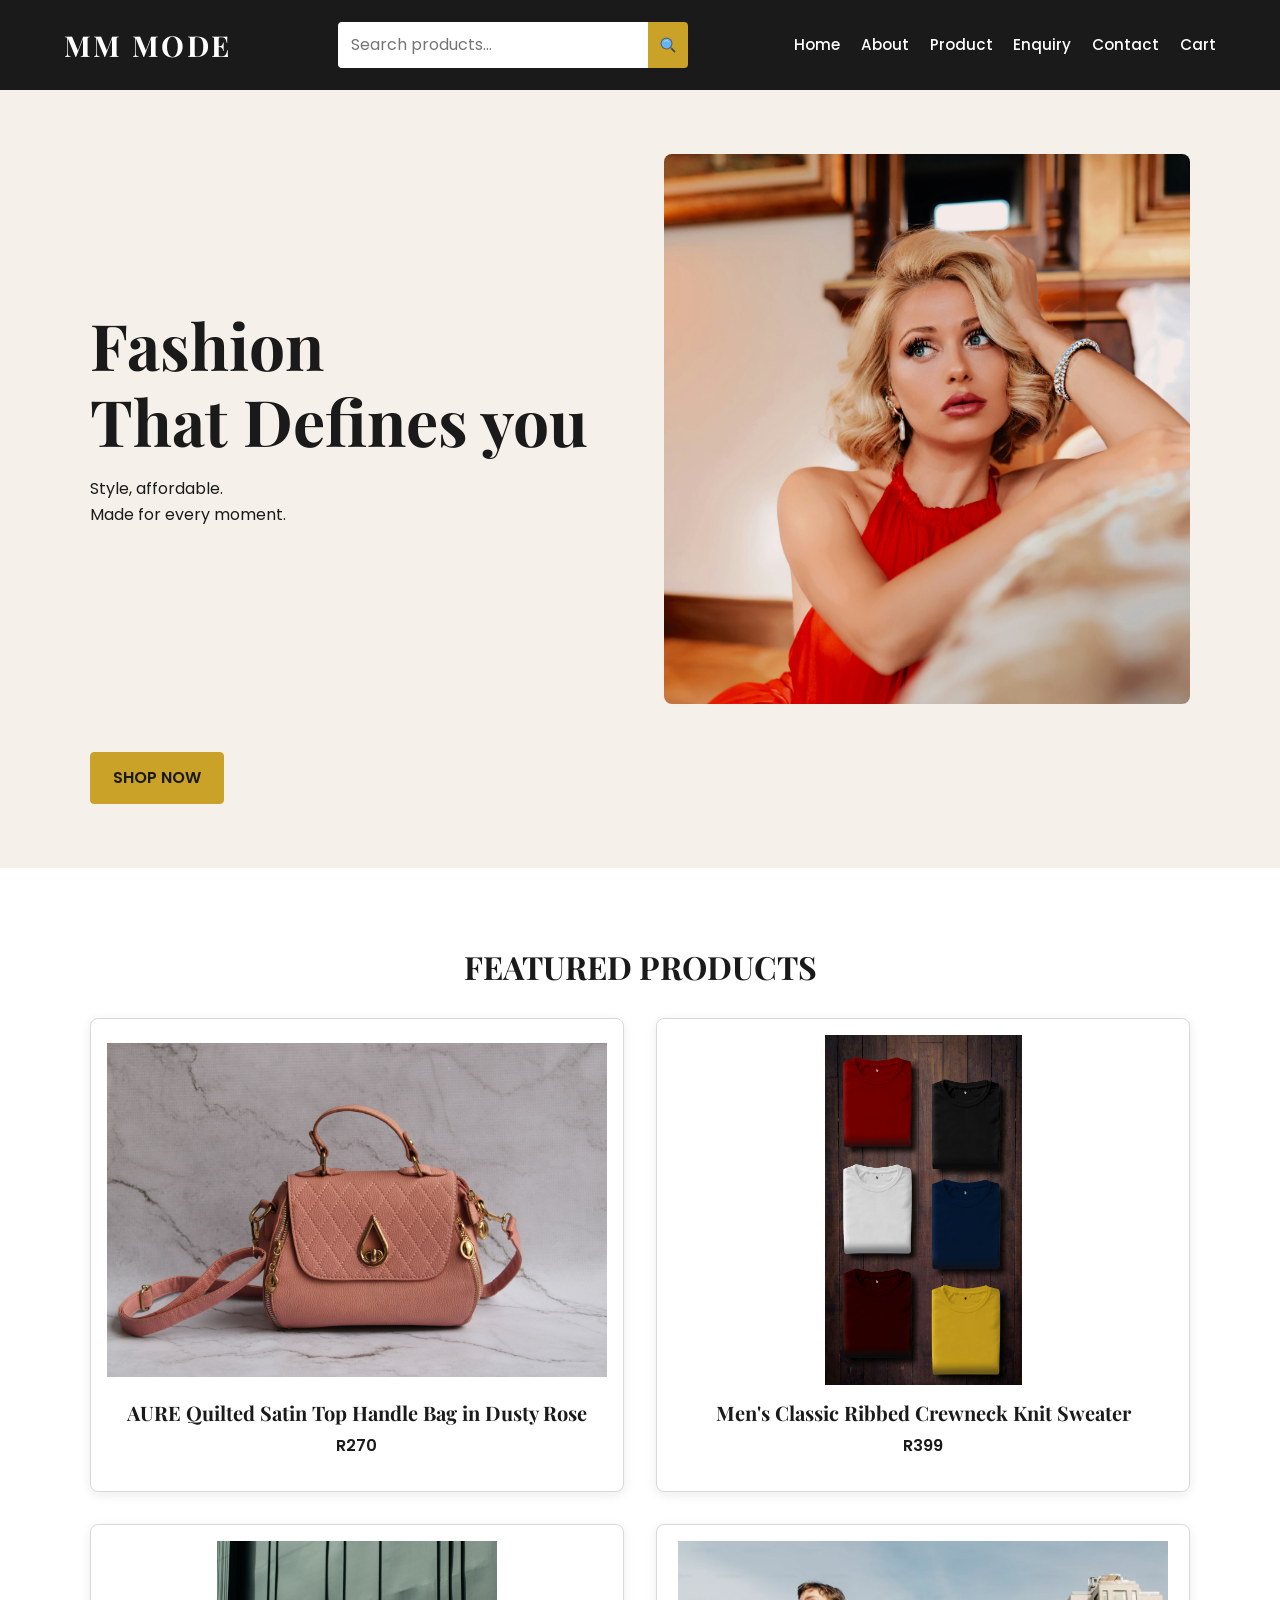
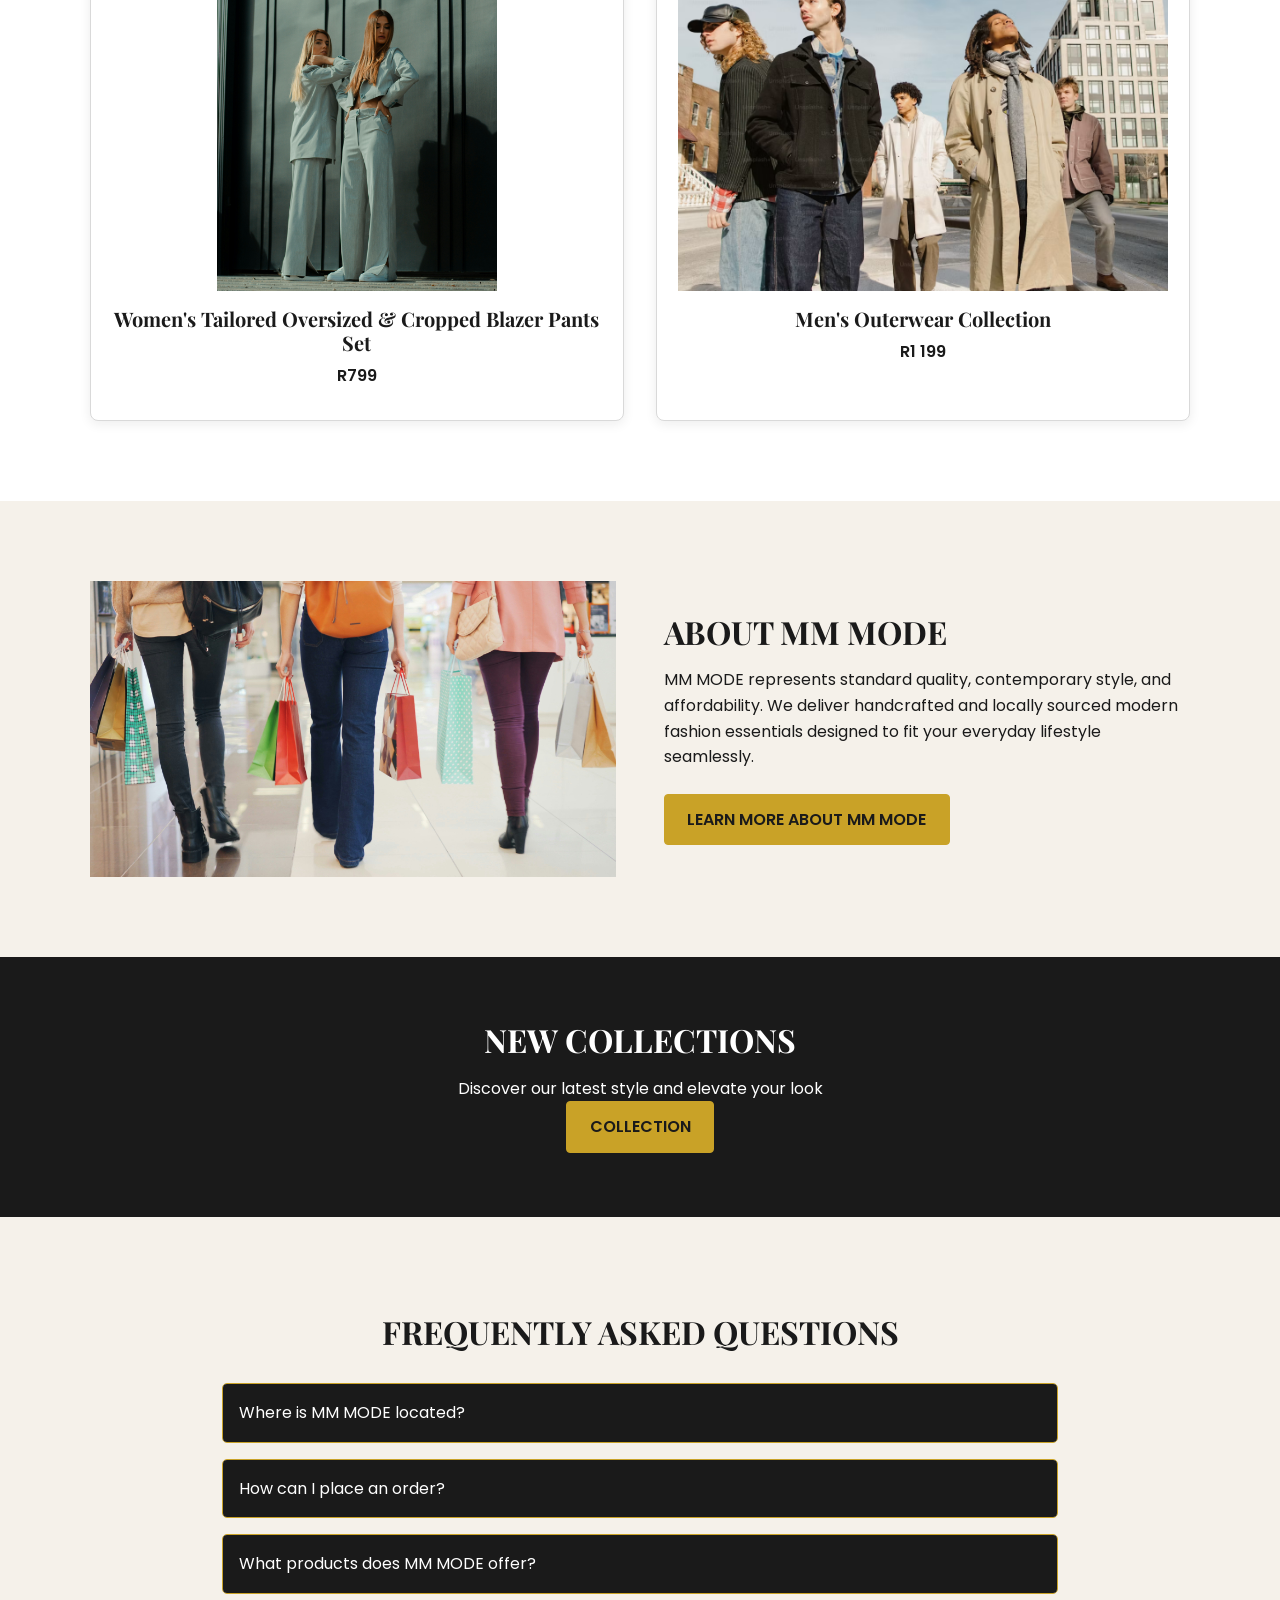
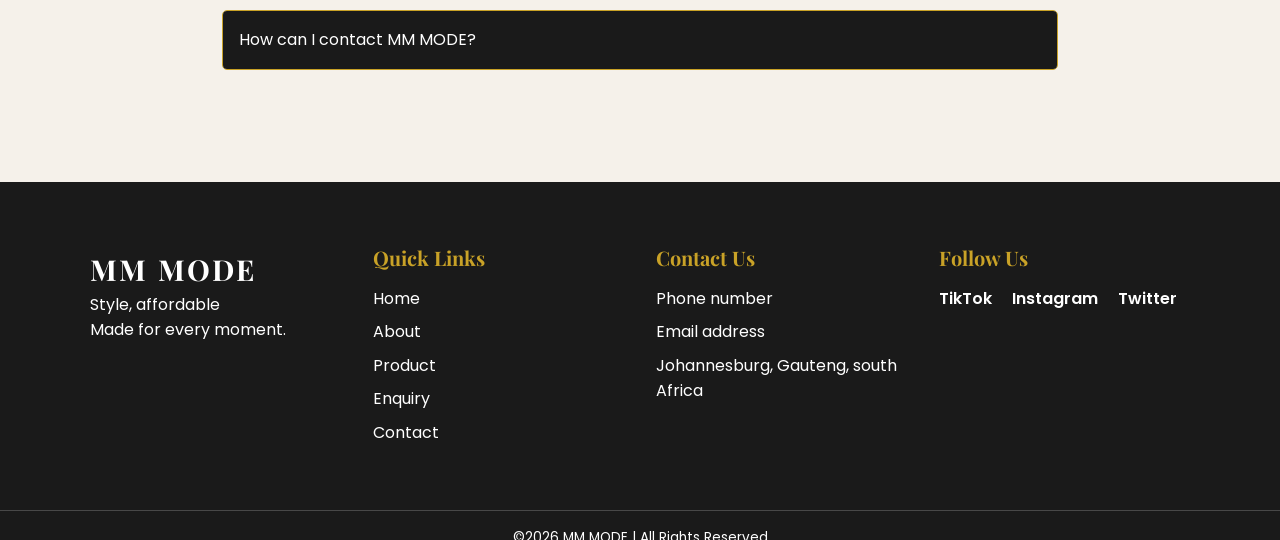
<file: index.html>
<!DOCTYPE html>
<html lang="en">
<head>
    <meta charset="UTF-8">
    <meta name="viewport" content="width=device-width, initial-scale=1.0">
    <meta http-equiv="refresh" content="0; url=html/index.html">
    <title>MM MODE - Fashion Website</title>
</head>
<body>
    <p>Redirecting to <a href="html/index.html">MM MODE</a>...</p>
</body>
</html>
</file>
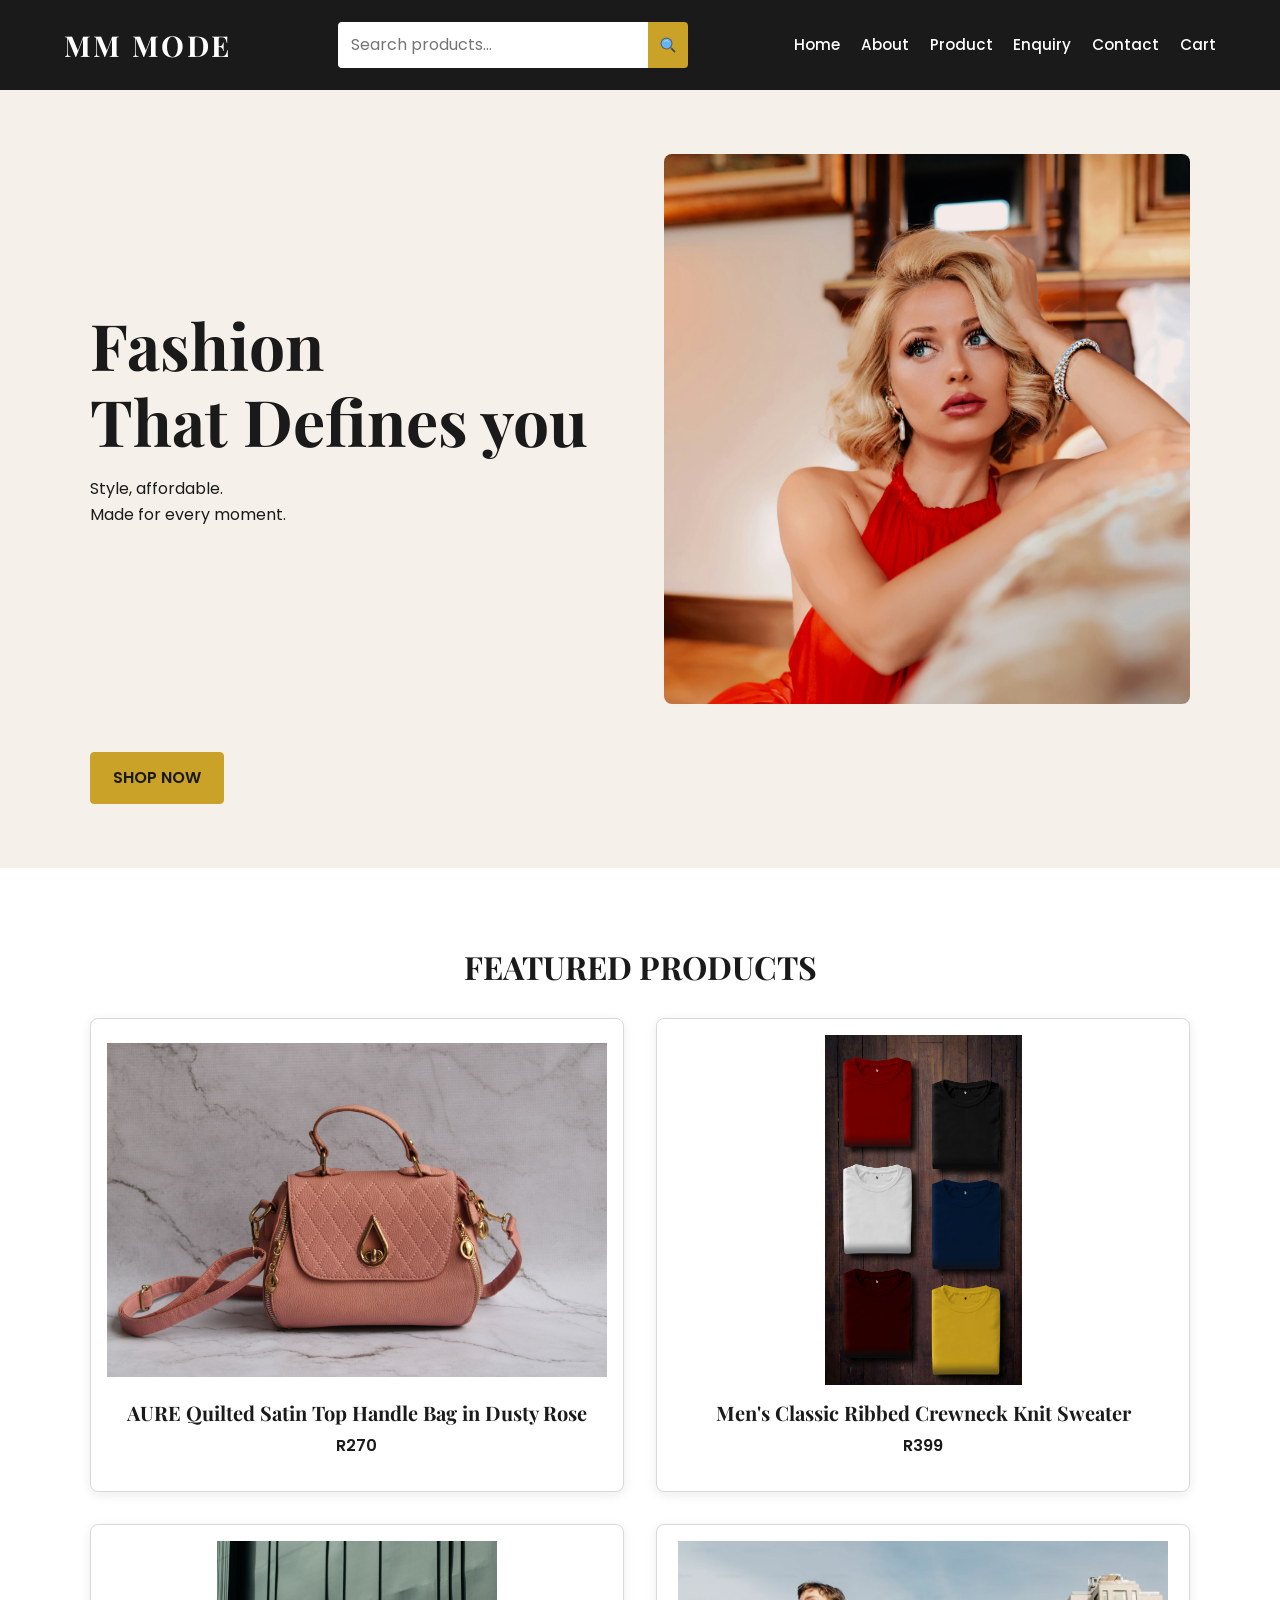
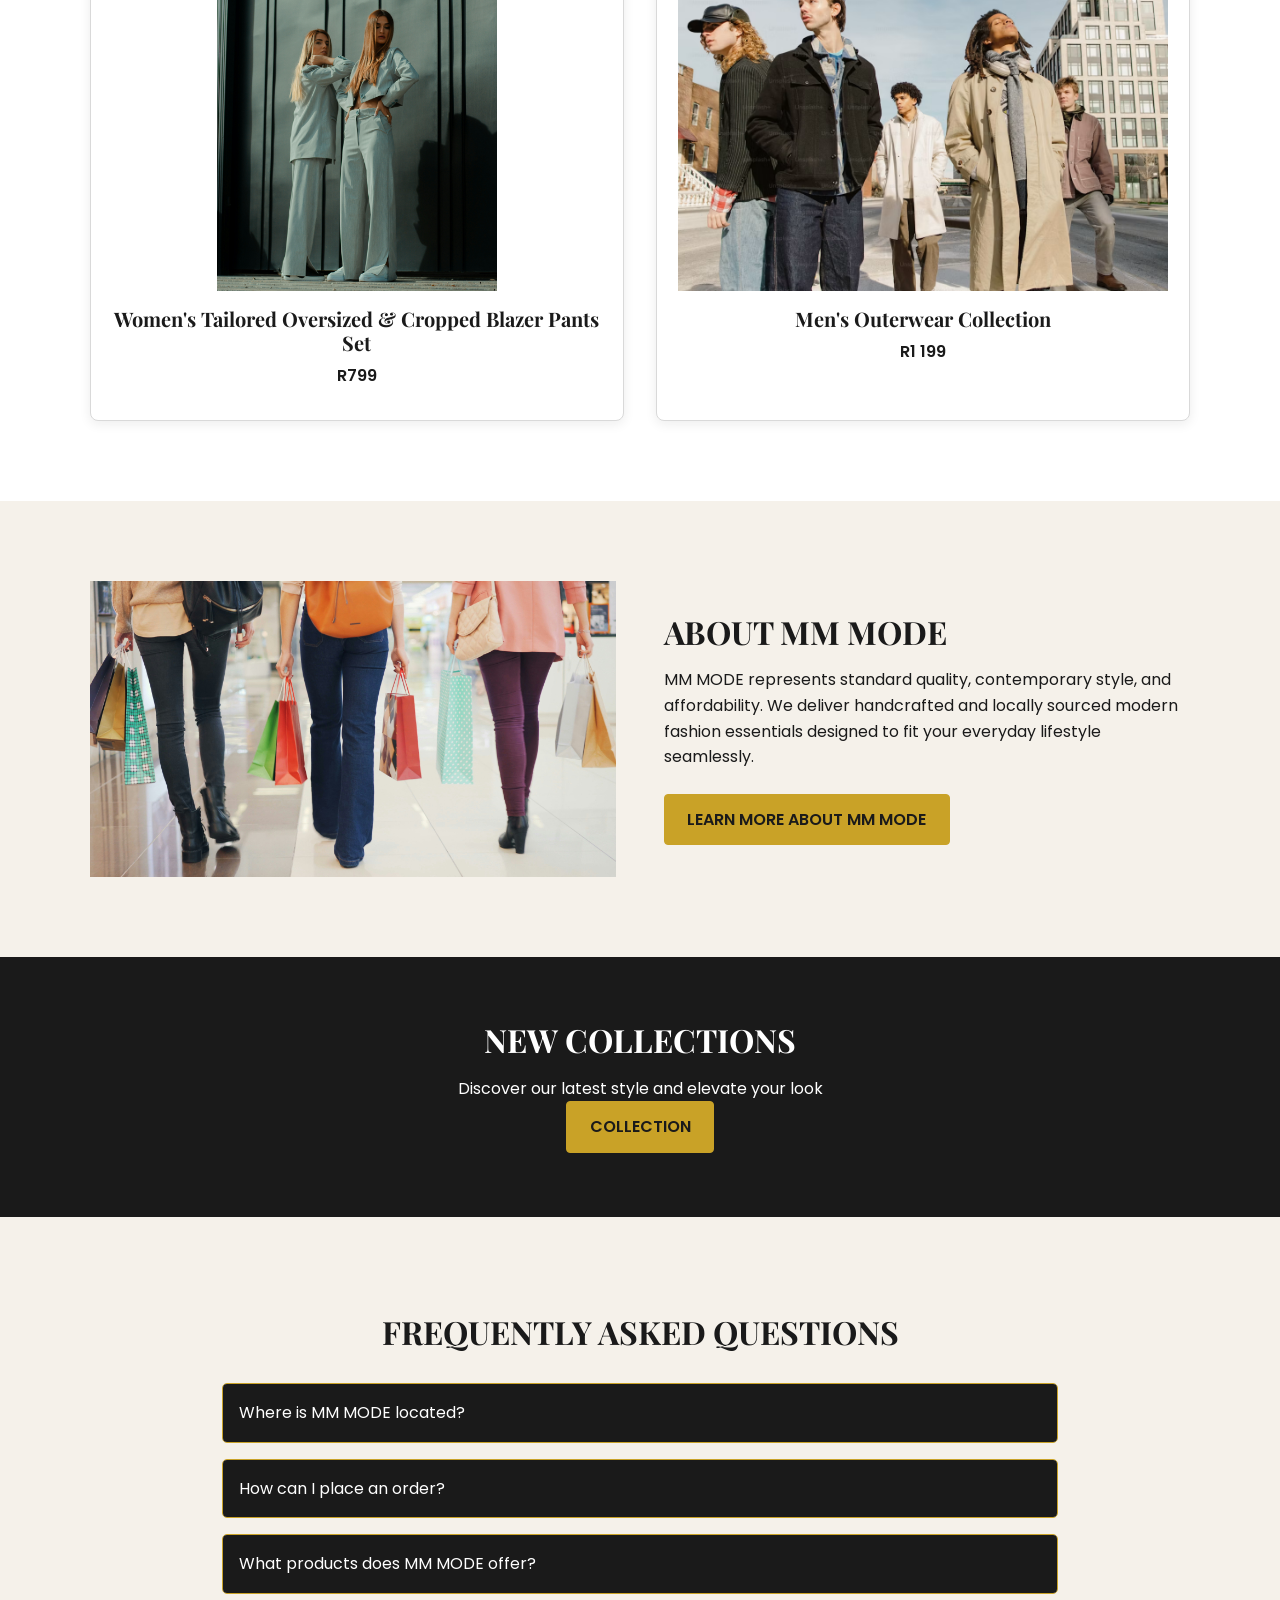
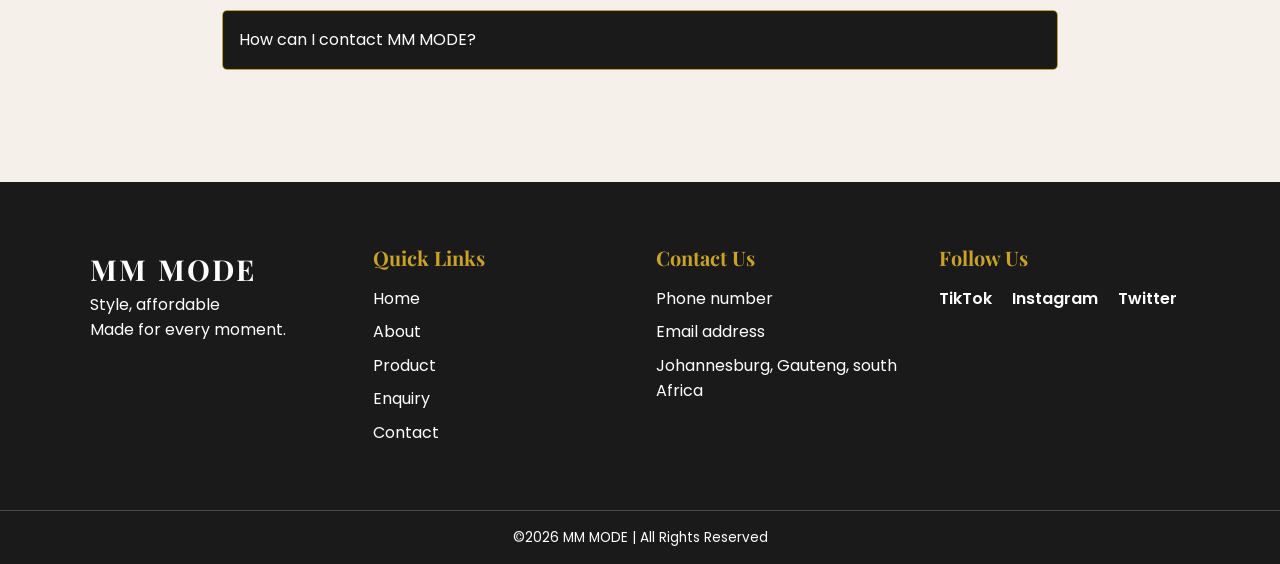
<file: html/index.html>
<!DOCTYPE html>
<html lang="en">
<head>
    <meta charset="UTF-8">
    <meta name="viewport" content="width=device-width, initial-scale=1.0">
    <meta name="author" content="Noella Monga">
    <meta name="description"
     content="Discover MM MODE, an online fashion store in Johannesburg offering affordable clothing, footwear, and accessories for every occasion.">
     <title>MM MODE | Affordable Fashion, Clothing & Footwear</title> 

     <link rel="preconnect" href="https://fonts.googleapis.com">
     <link rel="preconnect" href="https://fonts.gstatic.com" crossorigin>
    <link href="https://fonts.googleapis.com/css2?family=Playfair+Display:wght@400;500;600;700&family=Poppins:wght@300;400;500;600;700&display=swap" rel="stylesheet">
      
     <!--External Stylesheet-->
      <link rel="stylesheet" href="../CSS/style.css">

</head>

<body>

    <!-- Top Navigation Header -->

    <header>

       <!-- Logo -->

       <a href="index.html" class="logo">MM MODE</a>

       <!-- Top Right Corner Search Bar -->

       <form class="search-bar" role="search">
         <input
              type="search"
              id="product-search"
              name="search"
              placeholder="Search products..."
              aria-label="Search products"
            >

            <button type="submit" aria-label="Submit search">
                <img src="../assets/product.jpg/search.svg" alt="">
            </button>
      </form>


       <!-- Navigation Bar Below Search -->
       <nav aria-label="Main navigation">
          <ul>
              <li><a href="index.html">Home</a></li>
              <li><a href="about.html">About</a></li>
              <li><a href="product.html">Product</a></li>
              <li><a href="enquiry.html">Enquiry</a></li>
              <li><a href="contact.html">Contact</a></li>
              <li><a href="cart.html">Cart</a></li>
           </ul>
       </nav>
   </header>

   <!-- Main Content -->

   <main>

       <!-- Hero Section -->

       <section class="hero">

           <div class="hero-text">
              <h1>Fashion <br> That Defines you </h1>
              <p>Style, affordable. <br> Made for every moment.</p>
           </div>

           <div class="hero-image">
              <img src="../assets/home/sule-makaroglu-Yfey5AImG7g-unsplash.jpg" alt="Fashion model showcasing a contemporary outfit">
           </div>

           <div>
              <a href="product.html" class="button"> SHOP NOW</a>
           </div>
       </section>

       <!-- Featured Products Section -->

       <section class="featured-products">

          <h2>FEATURED PRODUCTS</h2>

          <div class="products-grid">
               <article class="product-card">
                 <img src="../assets/home/background-foto-pixell-design-wGTO-1EuXYY-unsplash.jpg" alt="Dusty rose quilted satin top handle bag">
                 <h3>AURE Quilted Satin Top Handle Bag in Dusty Rose</h3>
                 <p>R270</p>
               </article>

                <article class="product-card">
                  <img src="../assets/home/md-salman-tWOz2_EK5EQ-unsplash.jpg" alt="Men's classic ribbed crewneck knit sweater">
                  <h3>Men's Classic Ribbed Crewneck Knit Sweater</h3>
                  <p>R399</p>
               </article>

               <article class="product-card">
                  <img src="../assets/home/mohamadreza-khashay-xwMYVKN14Ok-unsplash.jpg" alt="Women's tailored oversized blazer and matching trousers set">
                  <h3>Women's Tailored Oversized & Cropped Blazer Pants Set</h3>
                  <p>R799</p>
               </article>

               <article class="product-card">
                  <img src="../assets/home/premium_photo-1706806943506-ab5ab9f6b45a.avif" alt="Men's outerwear fashion collection">
                 <h3>Men's Outerwear Collection</h3>
                 <p>R1 199</p>
               </article>
           </div>
       </section>

       <!-- About MM MODE Section -->

       <section class="about-section">

           <div class="about-image">
              <img src="../assets/home/vitaly-gariev-ThfLY5z8IRw-unsplash.jpg" alt="Fashion model wearing a contemporary outfit">
           </div>

           <div class="about-text">

              <h2>ABOUT MM MODE</h2>

               <p>
                 MM MODE represents standard quality, contemporary style,
                 and affordability. We deliver handcrafted and locally sourced
                 modern fashion essentials designed to fit your everyday lifestyle
                 seamlessly.
               </p>
               <a href="about.html" class="button">LEARN MORE ABOUT MM MODE</a>
           </div>

       </section>

       <!-- New Collections CTA Banner -->

        <section class="cta-banner">

         <h2>NEW COLLECTIONS</h2>

         <p>Discover our latest style and elevate your look</p>
         <a href="product.html" class="button">COLLECTION</a>
       </section>

       <!-- Frequently Asked Questions Section -->

       <section class="faq-section">

           <h2>FREQUENTLY ASKED QUESTIONS</h2>

           <div class="faq-item">
               <button class="faq-question" type="button" aria-expanded="false">
                   Where is MM MODE located?
               </button>
               <div class="faq-answer" hidden>
                   <p>MM MODE is based in Johannesburg, Gauteng, South Africa.</p>
               </div>
           </div>

           <div class="faq-item">
               <button class="faq-question" type="button" aria-expanded="false">
                   How can I place an order?
               </button>
               <div class="faq-answer" hidden>
                   <p>Browse our product collection, add your favourite items to your cart, and proceed to checkout.</p>
               </div>
           </div>

           <div class="faq-item">
               <button class="faq-question" type="button" aria-expanded="false">
                   What products does MM MODE offer?
               </button>
               <div class="faq-answer" hidden>
                   <p>We offer fashionable clothing, footwear, and accessories for different occasions.</p>
               </div>
           </div>

           <div class="faq-item">
               <button class="faq-question" type="button" aria-expanded="false">
                   How can I contact MM MODE?
               </button>
               <div class="faq-answer" hidden>
                   <p>You can visit our Contact page to send us a general message.</p>
               </div>
           </div>

       </section>

   </main>

   <!-- Footer Section -->

   <footer>

       <div class="footer-grid">

           <!-- Column 1: Brand Info -->

           <div class="footer-col">
              <a href="index.html" class="logo">MM MODE</a>
              <p>Style, affordable <br>Made for every moment.</p>
           </div>

           <!-- Column 2: quick Links -->

           <div class="footer-col">

              <h3>Quick Links</h3>
              <ul>
                  <li><a href="index.html">Home</a></li>
                  <li><a href="about.html">About</a></li>
                  <li><a href="product.html">Product</a></li>
                  <li><a href="enquiry.html">Enquiry</a></li>
                  <li><a href="contact.html">Contact</a></li>
              </ul>
           </div>

           <!-- Column 3: Contact Info -->

           <div class="footer-col">

              <h3>Contact Us</h3>

              <address>
                  <p>Phone number</p>
                  <p>Email address</p>
                  <p>Johannesburg, Gauteng, south Africa</p>
              </address>
           </div>

           <!-- Column 4: Social Links -->

          <div class="footer-col">
              <h3>Follow Us</h3>

              <ul class="social-icons">
                 <li><a href="#" aria-label="TikTok">TikTok</a></li>
                  <li><a href="#" aria-label="Instagram">Instagram</a></li>
                  <li><a href="#" aria-label="Twitter">Twitter</a></li>
              </ul>
             </div>
       </div>

       <!-- Copyright -->

       <div class="copyright">
         <p>&copy;2026 MM MODE | All Rights Reserved</p>
       </div>
   </footer>

   <script src="../Js/script.js"></script>
</body>
</html>
</file>
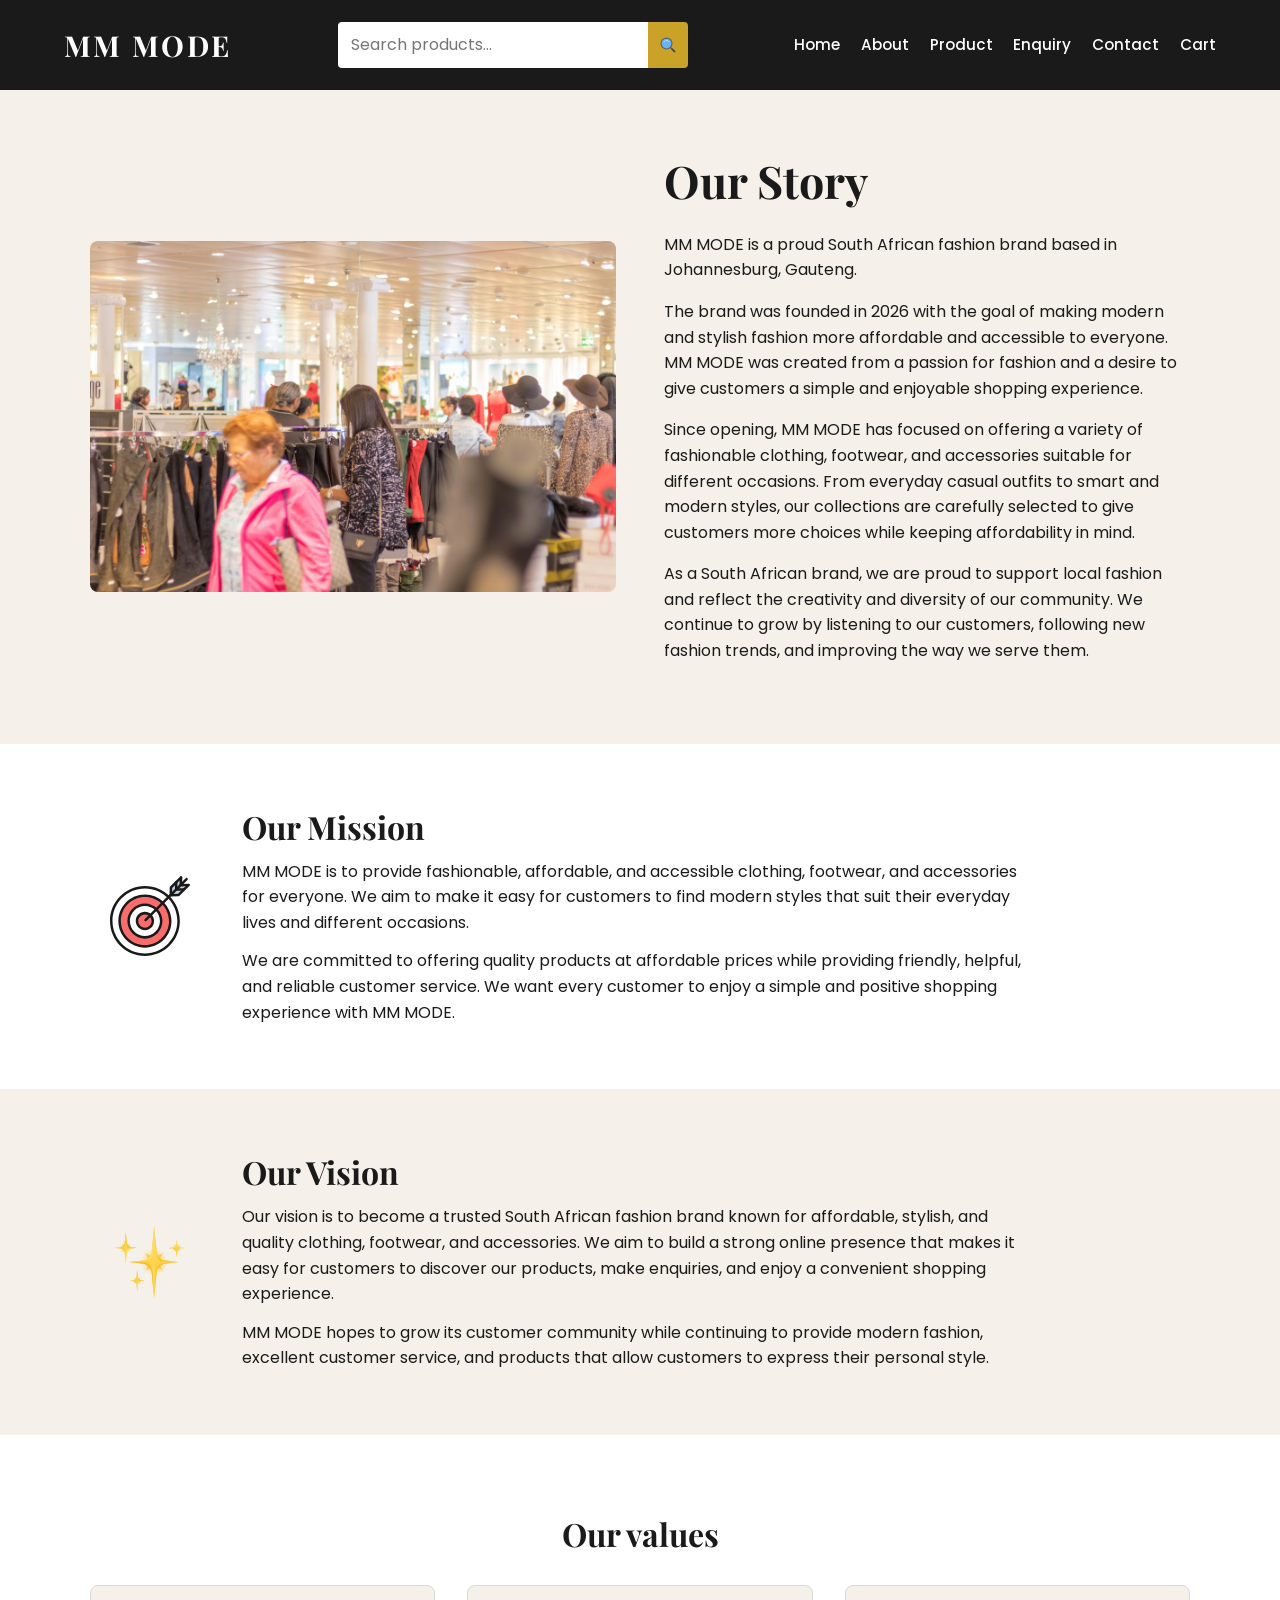
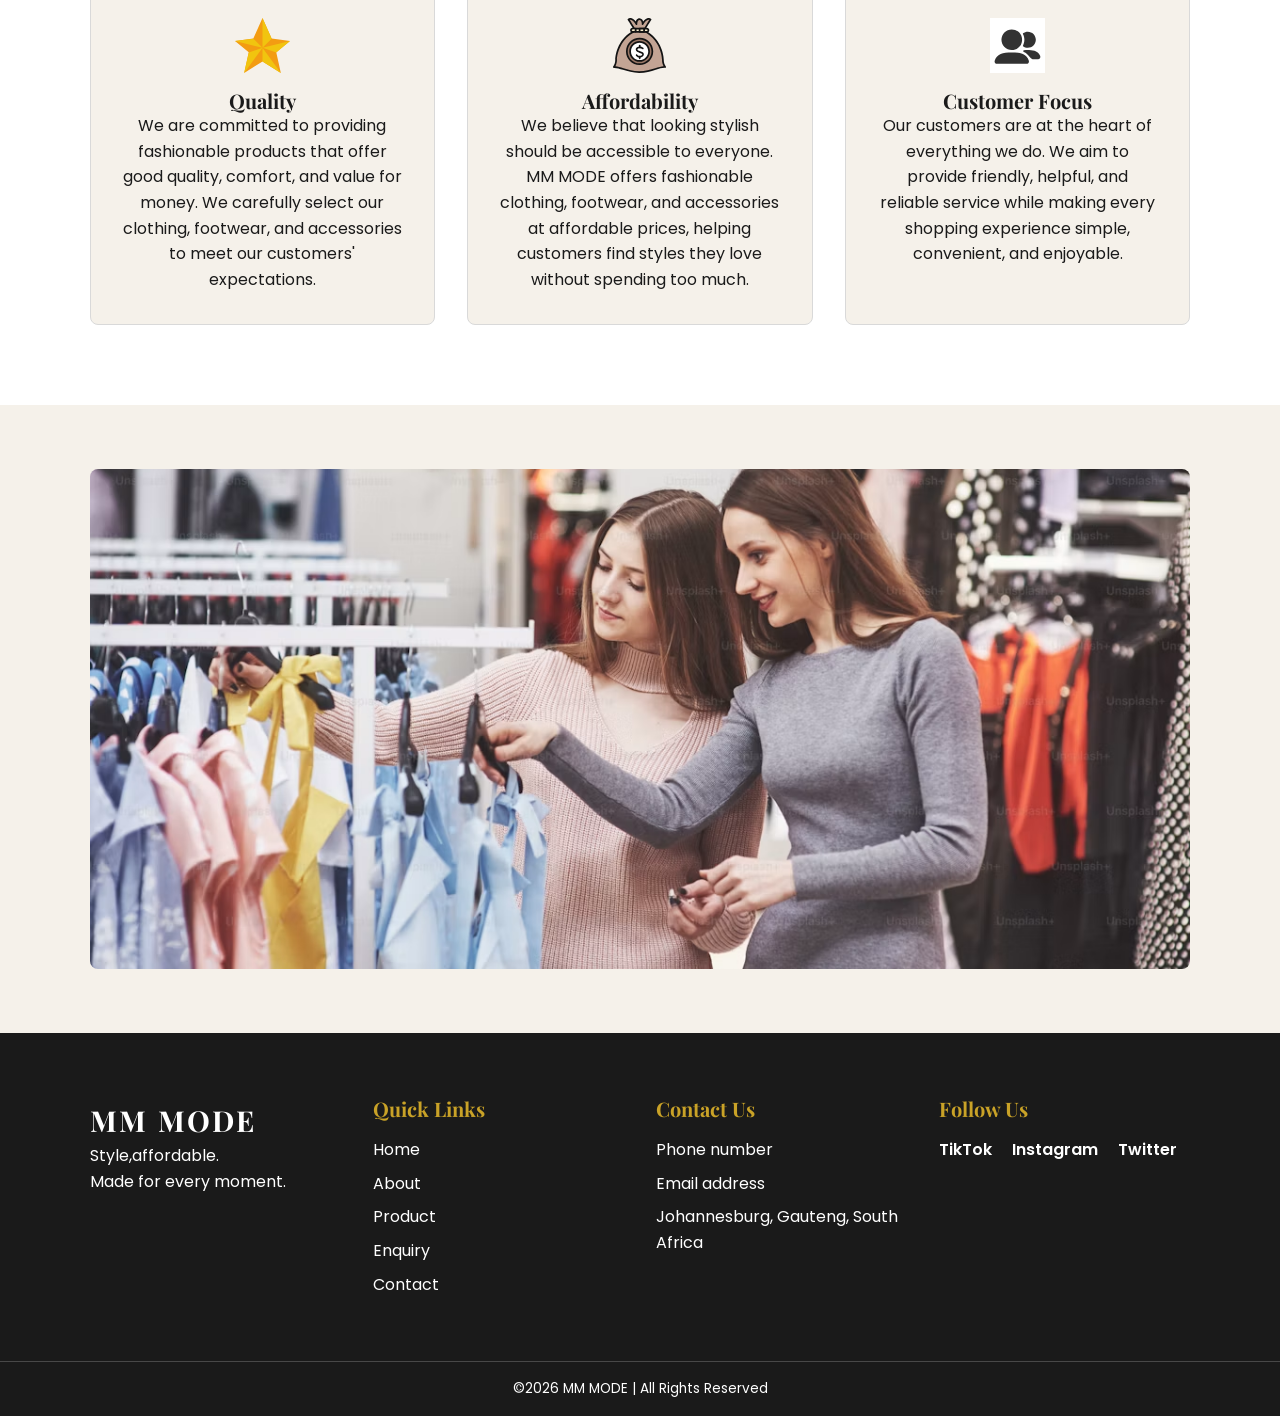
<file: html/about.html>
<!DOCTYPE html>
<html lang="en">
<head>
    <meta charset="UTF-8">
    <meta name="viewport" content="width=device-width, initial-scale=1.0">
    <meta name="description"
     content="Learn about MM MODE, a South African fashion brand based in Johannesburg that provides stylish and affordable clothing and footwear.">
    <title>About MM MODE | Affordable South African Fashion</title>
     
    <link rel="preconnect" href="https://fonts.googleapis.com">
    <link rel="preconnect" href="https://fonts.gstatic.com" crossorigin>
    <link href="https://fonts.googleapis.com/css2?family=Playfair+Display:wght@400;500;600;700&family=Poppins:wght@300;400;500;600;700&display=swap" rel="stylesheet">
      <!--External Stylesheet-->
    <link rel="stylesheet" href="../CSS/style.css">
    
</head>

<body>
    
    <!-- Navigation Header -->

    <header>

      <!-- Logo -->

      <a href="index.html" class="logo">MM MODE</a>

      <!-- Top Corner Search Bar -->
    <form class="search-bar" role="search">
         <input
              type="search"
              id="product-search"
              name="search"
              placeholder="Search products..."
              aria-label="Search products"
            >

            <button type="submit" aria-label="Submit search">
                <img src="../assets/product.jpg/search.svg" alt="">
            </button>
      </form>


      <!-- Navigation Links -->

       <nav aria-label="Main navigation">
          <ul>
              <li><a href="index.html">Home</a></li>
              <li><a href="about.html">About</a></li> 
              <li><a href="product.html">Product</a></li>
              <li><a href="enquiry.html">Enquiry</a></li> 
              <li><a href="contact.html">Contact</a></li>
              <li><a href="cart.html">Cart</a></li>
           </ul>
       </nav>
   </header>

   <!-- Main Content -->

   <main>

      <!-- Hero Section: Our Story -->

      <section class="about-hero">
       
          <div class="about-hero-image">
             <img src="../assets/about.jpg/photo-1567966703322-8aa782585b34.avif" alt="Fashion model showcasing a modern outfit for MM MODE">
          </div>

          <div class="about-hero-text">
              <h1>Our Story</h1>
              <p>
                 MM MODE is a proud South African fashion brand based in Johannesburg, Gauteng.
              </p>
              <p>
                 The brand was founded in 2026 with the goal of making modern and stylish fashion more affordable and accessible to everyone. 
                 MM MODE was created from a passion for fashion and a desire to give customers a simple and enjoyable shopping experience.
              </p>
              <p>
                Since opening, MM MODE has focused on offering a variety of fashionable clothing, footwear, and accessories suitable for different occasions.
                From everyday casual outfits to smart and modern styles, our collections are carefully selected to give customers more choices while keeping affordability in mind.
              </p>
              <p>
                As a South African brand, we are proud to support local fashion and reflect the creativity and diversity of our community.
                We continue to grow by listening to our customers, following new fashion trends, and improving the way we serve them.
              </p>
           </div>
       </section>

       <!-- Our Mission Section -->

       <section class="mission-section">
          <div class="mission-icon">
             <img src="../assets/about.jpg/target.svg" alt="Target icon representing the MM MODE mission">
          </div>
        
          <div class="mission-content">
              <h2>Our Mission</h2>
              <p>
                 MM MODE is to provide fashionable, affordable, and accessible clothing, footwear, and accessories for everyone.
                 We aim to make it easy for customers to find modern styles that suit their everyday lives and different occasions.
              </p>
              <p>
                We are committed to offering quality products at affordable prices while providing friendly, helpful, and reliable customer service.
                We want every customer to enjoy a simple and positive shopping experience with MM MODE.
              </p>
          </div>
       </section>

       <!-- Our Vision Section -->

       <section class="vision-section">
        
          <div class="vision-icon">
              <img src="../assets/about.jpg/sparkles.svg" alt="Sparkles icon representing the MM MODE vision">
          </div>

          <div class="vision-content">
              <h2>Our Vision</h2>
              <p>
                Our vision is to become a trusted South African fashion brand known for affordable, stylish, and quality clothing, footwear, and accessories.
                We aim to build a strong online presence that makes it easy for customers to discover our products, make enquiries, and enjoy a convenient shopping experience.
              </p>
              <p>
                MM MODE hopes to grow its customer community while continuing to provide modern fashion, excellent customer service, and products that allow customers to express their personal style.
              </p>
          </div>
       </section>

       <!-- Values Section -->

       <section class="values-section">
          
          <h2>Our values</h2>
         
          <div class="values-grid">

             <!-- Value 1: Quality -->

             <div class="value-card">
                 <img src="../assets/about.jpg/star-alt.svg" alt="Star icon representing product quality">
                 <h3>Quality</h3>
                 <p>
                    We are committed to providing fashionable products that offer good quality, comfort, and value for money.
                    We carefully select our clothing, footwear, and accessories to meet our customers' expectations.
                 </p>
             </div>

             <!-- Value 2: Affordability -->

             <div class="value-card">
                 <img src="../assets/about.jpg/reward.svg" alt="Reward icon representing affordable fashion">
                 <h3>Affordability</h3>
                 <p>
                    We believe that looking stylish should be accessible to everyone. 
                    MM MODE offers fashionable clothing, footwear, and accessories at affordable prices, helping customers find styles they love without spending too much.
                 </p>
             </div>

             <!-- Value 3: Customer Focus -->

             <div class="value-card">
                 <img src="../assets/about.jpg/users.svg" alt="People icon representing customer focus">
                 <h3>Customer Focus</h3>
                 <p>
                    Our customers are at the heart of everything we do. 
                    We aim to provide friendly, helpful, and reliable service while making every shopping experience simple, convenient, and enjoyable.
                 </p>
             </div>
          </div>
      </section>

      <!-- Feature Image Banner -->

      <section class="banner-image-section">
        
          <div class="banner-image">
             <img src="../assets/about.jpg/premium_photo-1661351404790-dd90f03228eb.avif" alt="Fashion showcase featuring contemporary clothing styles">
          </div>
      </section>
  </main>

  <!-- Footer -->

  <footer>
   
      <div class="footer-grid">

          <!-- Brand Column -->

          <div class="footer-col">
             <a href="index.html" class="logo">MM MODE</a>
             <p>Style,affordable. <br>Made for every moment.</p>
          </div>

          <!-- Quick Links -->
        
          <div class="footer-col">
              <h3>Quick Links</h3>
              <ul>
                 <li><a href="index.html">Home</a></li>
                 <li><a href="about.html">About</a></li>
                 <li><a href="product.html">Product</a></li>
                 <li><a href="enquiry.html">Enquiry</a></li>
                 <li><a href="contact.html">Contact</a></li>
              </ul>
         </div>

         <!-- Contact Information -->
          
         <div class="footer-col">
             <h3>Contact Us</h3>
             <address>
                 <p>Phone number</p>
                 <p>Email address</p>
                 <p>Johannesburg, Gauteng, South Africa</p>
             </address>
         </div>

         <!-- Social Links -->
          
        <div class="footer-col">
              <h3>Follow Us</h3>
              
              <ul class="social-icons">
                   <li><a href="#" aria-label="TikTok">TikTok</a></li>
                  <li><a href="#" aria-label="Instagram">Instagram</a></li>
                  <li><a href="#" aria-label="Twitter">Twitter</a></li>
              </ul>
             </div>
      </div>

      <div class="copyright">
         <p>&copy;2026 MM MODE | All Rights Reserved</p>
      </div>
  </footer>

  <script src="../Js/script.js"></script>
</body>
</html>
</file>
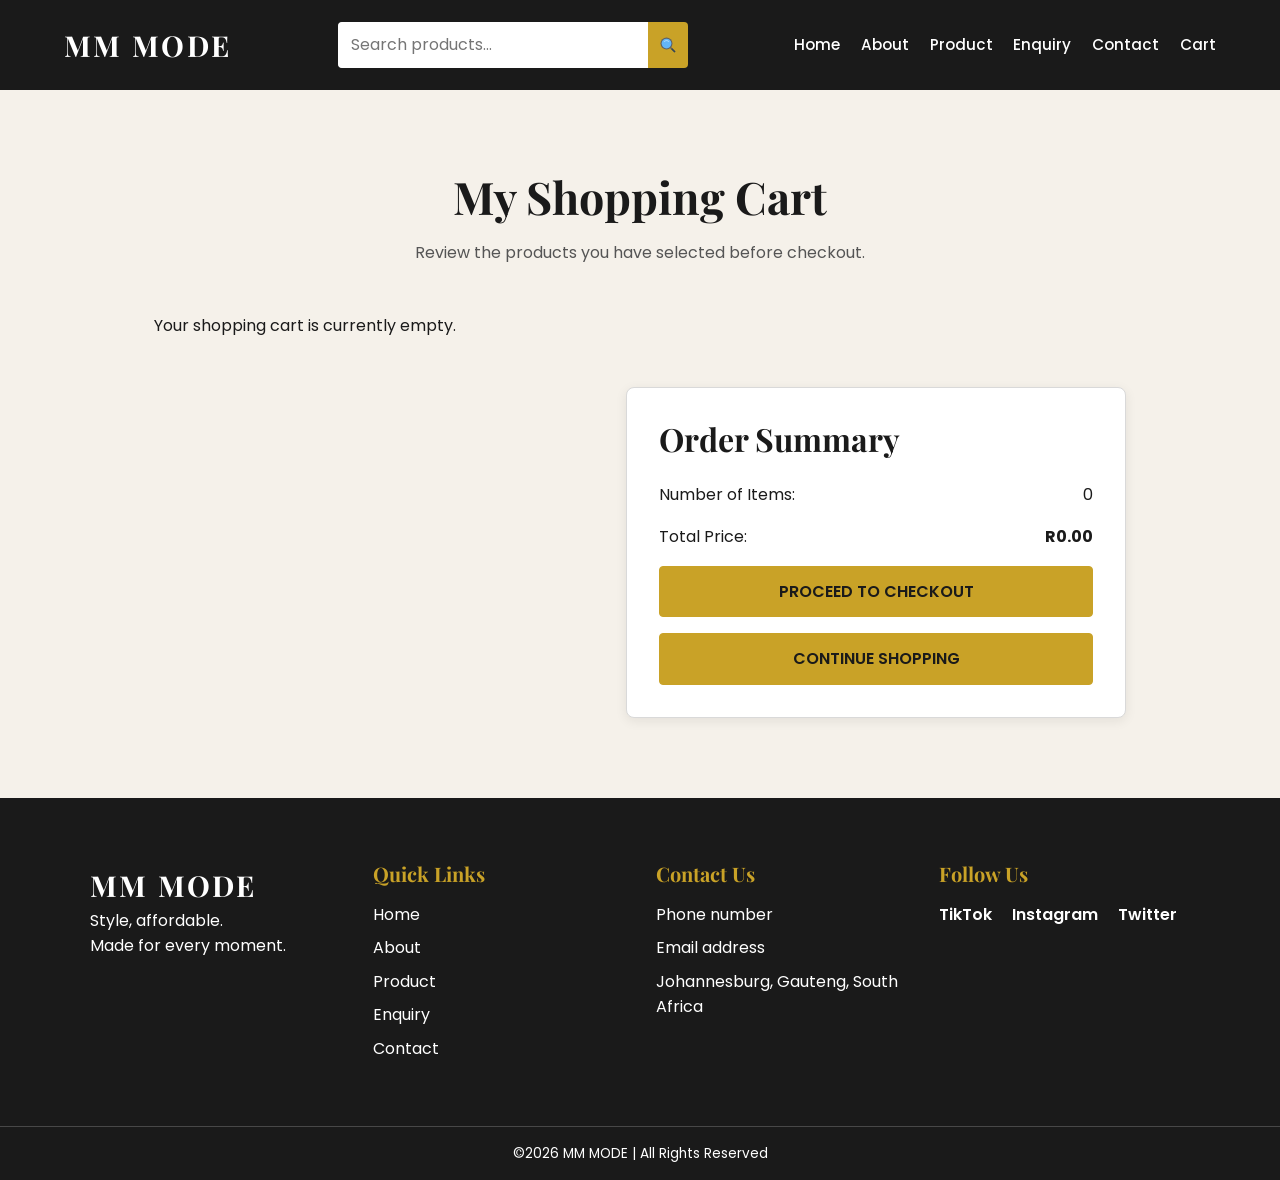
<file: html/cart.html>
<!DOCTYPE html>
<html lang="en">

<head>
    <meta charset="UTF-8">
    <meta name="viewport" content="width=device-width, initial-scale=1.0">

    <meta name="description"
        content="Review your selected MM MODE fashion products and order total.">

    <title>MM MODE - Shopping Cart</title>

    <link rel="preconnect" href="https://fonts.googleapis.com">
     <link rel="preconnect" href="https://fonts.gstatic.com" crossorigin>
     <link href="https://fonts.googleapis.com/css2?family=Playfair+Display:wght@400;500;600;700&family=Poppins:wght@300;400;500;600;700&display=swap" rel="stylesheet">
      <link rel="stylesheet" href="../CSS/style.css">
</head>

<body>

    <!-- Header Section -->

    <header>

        <!-- Logo -->
        <a href="index.html" class="logo">MM MODE</a>

        <!-- Search Bar -->
        <form class="search-bar" role="search">
         <input
              type="search"
              id="product-search"
              name="search"
              placeholder="Search products..."
              aria-label="Search products"
            >

            <button type="submit" aria-label="Submit search">
                <img src="../assets/product.jpg/search.svg" alt="">
            </button>
      </form>

        <!-- Navigation -->
        <nav aria-label="Main navigation">
            <ul>
                <li><a href="index.html">Home</a></li>
                <li><a href="about.html">About</a></li>
                <li><a href="product.html">Product</a></li>
                <li><a href="enquiry.html">Enquiry</a></li>
                <li><a href="contact.html">Contact</a></li>
                <li><a href="cart.html" aria-current="page">Cart</a></li>
            </ul>
        </nav>

    </header>

    <!-- Main Content -->

    <main>

        <section class="cart-container">

            <h1>My Shopping Cart</h1>

            <p>Review the products you have selected before checkout.</p>

            <!-- Selected Products -->

            <div id="cart-items">

                <!-- JavaScript will display selected products here -->

                <p>Your shopping cart is currently empty.</p>

            </div>

            <!-- Cart Summary -->

            <div class="cart-summary">

                <h2>Order Summary</h2>

                <p>
                    Number of Items:
                    <span id="cart-total-items">0</span>
                </p>

                <p>
                    Total Price:
                    <strong id="cart-total-price">R0.00</strong>
                </p>

                <!-- Checkout Button -->

                <button type="button" id="checkout-btn" class="button">
                    PROCEED TO CHECKOUT
                </button>

                <a href="product.html" class="button">
                    CONTINUE SHOPPING
                </a>

            </div>

        </section>

    </main>

    <!-- Footer Section -->

    <footer>

        <div class="footer-grid">

            <div class="footer-col">
                <a href="index.html" class="logo">MM MODE</a>
                <p>Style, affordable.<br>Made for every moment.</p>
            </div>

            <div class="footer-col">
                <h3>Quick Links</h3>
                <ul>
                    <li><a href="index.html">Home</a></li>
                    <li><a href="about.html">About</a></li>
                    <li><a href="product.html">Product</a></li>
                    <li><a href="enquiry.html">Enquiry</a></li>
                    <li><a href="contact.html">Contact</a></li>
                </ul>
            </div>

            <div class="footer-col">
                <h3>Contact Us</h3>
                <address>
                    <p>Phone number</p>
                    <p>Email address</p>
                    <p>Johannesburg, Gauteng, South Africa</p>
                </address>
            </div>

            <div class="footer-col">
                <h3>Follow Us</h3>
                <ul class="social-icons">
                    <li><a href="#">TikTok</a></li>
                    <li><a href="#">Instagram</a></li>
                    <li><a href="#">Twitter</a></li>
                </ul>
            </div>

        </div>

        <div class="copyright">
            <p>&copy;2026 MM MODE | All Rights Reserved</p>
        </div>

    </footer>

    <script src="../Js/script.js" defer></script>

</body>
</html>
</file>
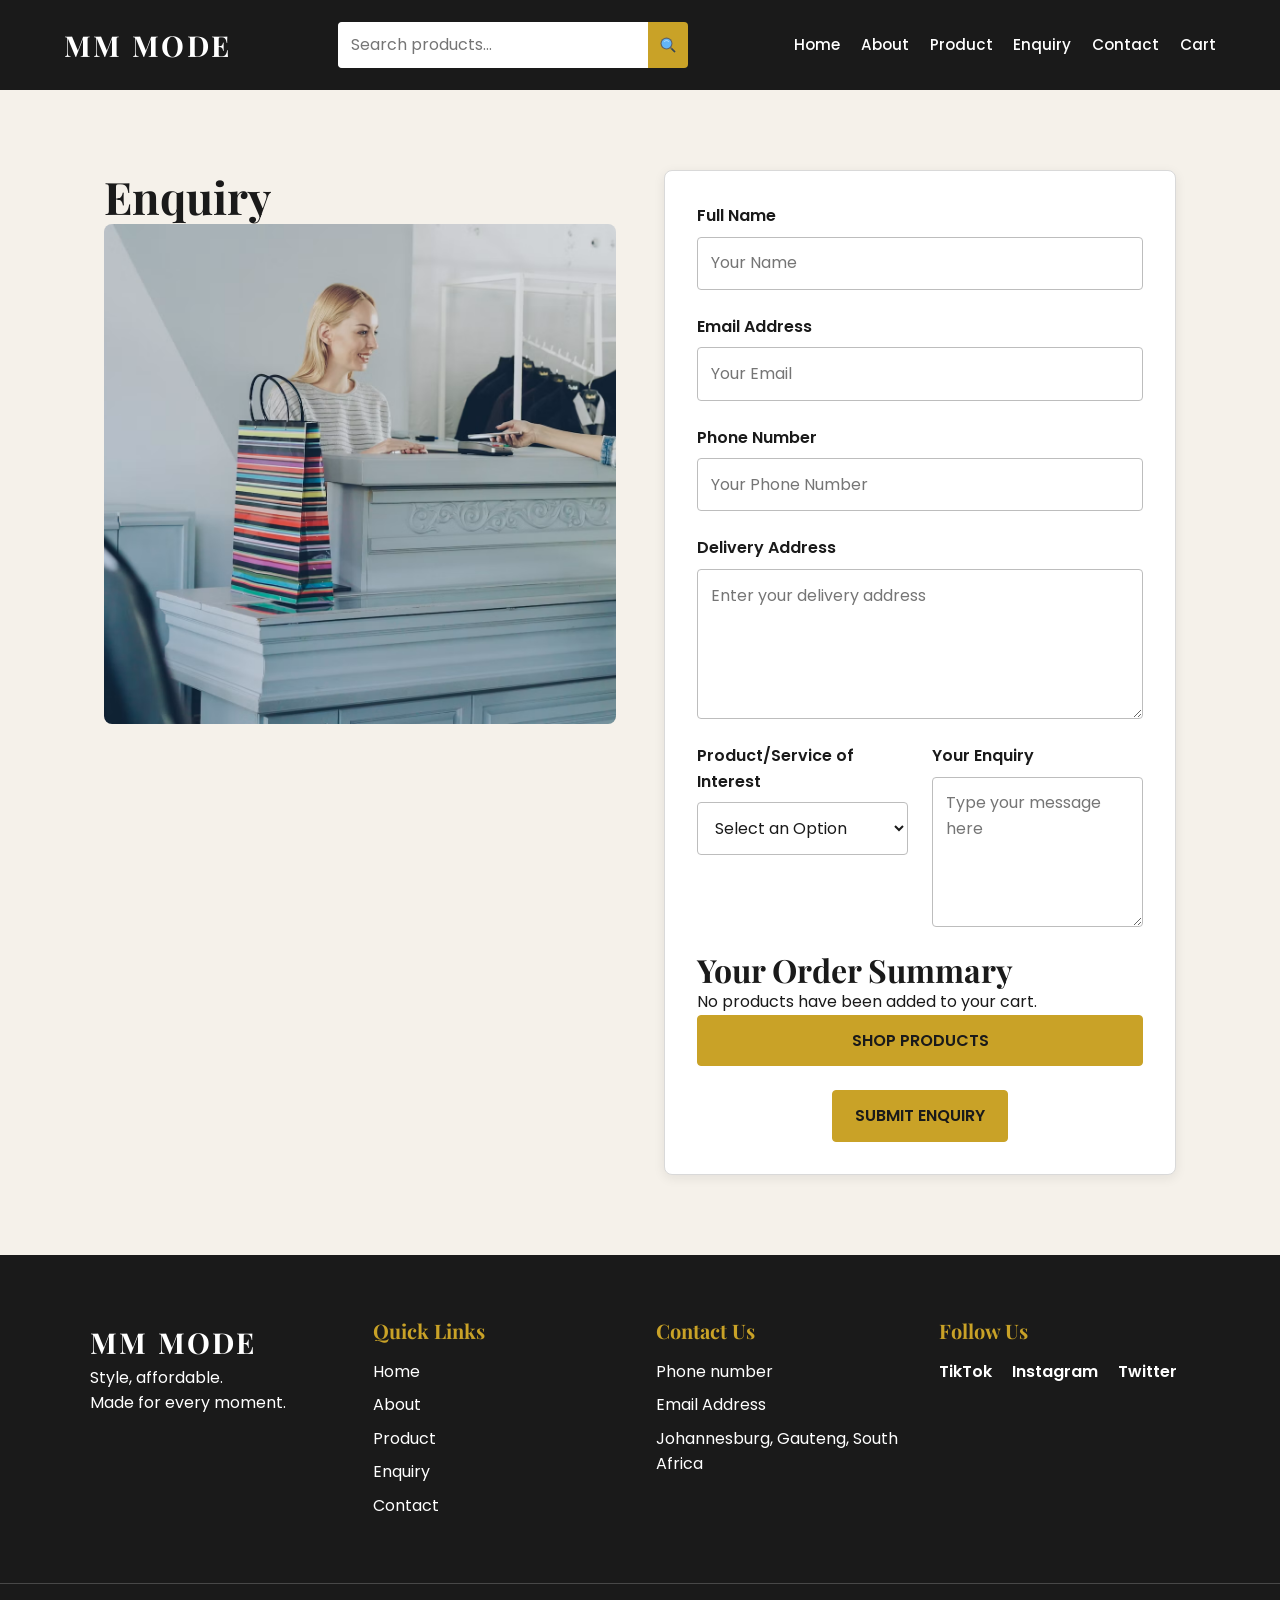
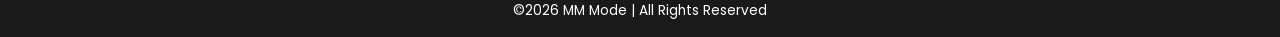
<file: html/enquiry.html>
<!DOCTYPE html>
<html lang="en">
<head>
    <meta charset="UTF-8">
    <meta name="viewport" content="width=device-width, initial-scale=1.0">
    <meta name="description"
       content="Contact MM MODE in Johannesburg for enquiries about affordable clothing, footwear, fashion products, and services.">
     <title>Fashion Product & Service Enquiries | MM MODE</title>
    
     <link rel="preconnect" href="https://fonts.googleapis.com">
    <link rel="preconnect" href="https://fonts.gstatic.com" crossorigin>
     <link href="https://fonts.googleapis.com/css2?family=Playfair+Display:wght@400;500;600;700&family=Poppins:wght@300;400;500;600;700&display=swap" rel="stylesheet">
    <!--External Stylesheet-->
   <link rel="stylesheet" href="../CSS/style.css">
    
</head>

<body>

    <!-- Header Section -->

    <header>

      <!-- Logo -->

        <a href="index.html" class="logo">MM MODE</a>

        <!-- Top Right Corner Search Bar -->

      <form class="search-bar" role="search">
         <input
              type="search"
              id="product-search"
              name="search"
              placeholder="Search products..."
              aria-label="Search products"
            >

            <button type="submit" aria-label="Submit search">
                <img src="../assets/product.jpg/search.svg" alt="">
            </button>
      </form>


      <!-- Navigation Links -->

       <nav aria-label="Main navigation">
           <ul>
              <li><a href="index.html">Home</a></li> 
              <li><a href="about.html">About</a></li>
              <li><a href="product.html">Product</a></li>
              <li><a href="enquiry.html">Enquiry</a></li> 
              <li><a href="contact.html">Contact</a></li>
              <li><a href="cart.html">Cart</a></li>
           </ul>
      </nav>
   </header>

   <!-- Main Content -->
   <main>

       <section class="enquiry-container">
         <!-- Left Side Column -->

          <div class="left-column">
              <div class="heading -box">
                 <h1>Enquiry</h1>
              </div>
              <div class="image-box">
                 <img src="../assets/enquiry.jpg/photo-1753161028836-62cd9570b06e.avif" alt="Fashion model showcasing a stylish outfit for MM MODE enquiries">
              </div>
          </div>

          <!-- Right Side Form Column -->

          <div class="right-column">
              <form action="#" method="POST" class="enquiry-form">

                  <!-- Full Name -->
                  <div class="form-group full-width">
                     <label for="fullname">Full Name</label>
                     <input type="text" id="fullname" name="fullname" placeholder="Your Name" required>
                  </div>

                  <!-- Email -->

                    <div class="form-group full-width">
                        <label for="email">Email Address</label>
                        <input type="email" id="email" name="email"  placeholder="Your Email" required>
                    </div>

                    <!-- Phone Number -->

                    <div class="form-group full-width">
                       <label for="phone">Phone Number</label>
                       <input type="tel" id="phone" name="phone"
                              placeholder="Your Phone Number" required>
                  </div>

                  <!-- Delivery Address -->
                 <div class="form-group full-width">
                      <label for="address">Delivery Address</label>
                      <textarea id="address" name="address" rows="3"
                         placeholder="Enter your delivery address" required></textarea>
                 </div>

                  <div class="form-row">
                     <!-- Product/Service Interest -->
                      <div class="form-group">
                         <label for="interest">Product/Service of Interest</label>

                          <select id="interest" name="interest" required>
                              <option value="" disabled selected>Select an Option</option>
                              <option value="product" >Product</option>
                              <option value="Service" >Service</option>
                           </select>
                       </div>
                       <div class="form-group">
                         <label for="enquiry">Your Enquiry</label>
                         <textarea id="enquiry" name="enquiry" rows="4" placeholder="Type your message here" required></textarea>
                       </div>
                   </div>
                   <div class="button-wrapper">
                      <button type="submit" class="button">SUBMIT ENQUIRY</button>
                   </div>
               </form>
          </div>
     </section>
  </main>

  <!-- Footer Section -->

   <footer>

      <div class="footer-grid">
         <!-- Brand Column -->

          <div class="footer-Col">
                <a href="index.html" class="logo">MM MODE</a>
                <p>Style, affordable.<br> Made for every moment.</p>
          </div>

          <!-- Quick Links -->

          <div class="footer-col">
              <h3>Quick Links</h3>
              <ul>
                  <li><a href="index.html">Home</a></li> 
                  <li><a href="about.html">About</a></li>
                  <li><a href="product.html">Product</a></li>
                  <li><a href="enquiry.html">Enquiry</a></li> 
                  <li><a href="contact.html">Contact</a></li>
               </ul>
          </div>

          <!-- Contact Information -->
          <div class="footer-col">
              <h3>Contact Us</h3>

              <address>
                    <p>Phone number</p>
                    <p>Email Address</p>
                    <p>Johannesburg, Gauteng, South Africa</p>
              </address>
           </div>

           <!-- Social Media Icons -->

          <div class="footer-col">
              <h3>Follow Us</h3>

              <ul class="social-icons">
                   <li><a href="#" aria-label="TikTok">TikTok</a></li>
                   <li><a href="#" aria-label="Instagram">Instagram</a></li>
                   <li><a href="#" aria-label="Twitter">Twitter</a></li>
              </ul>
             </div>
        </div>

        <div class="copyright">
            <p>&copy;2026 MM Mode | All Rights Reserved</p>
        </div>
    </footer>

    <script src="../Js/script.js"></script>
</body>
</html>
</file>
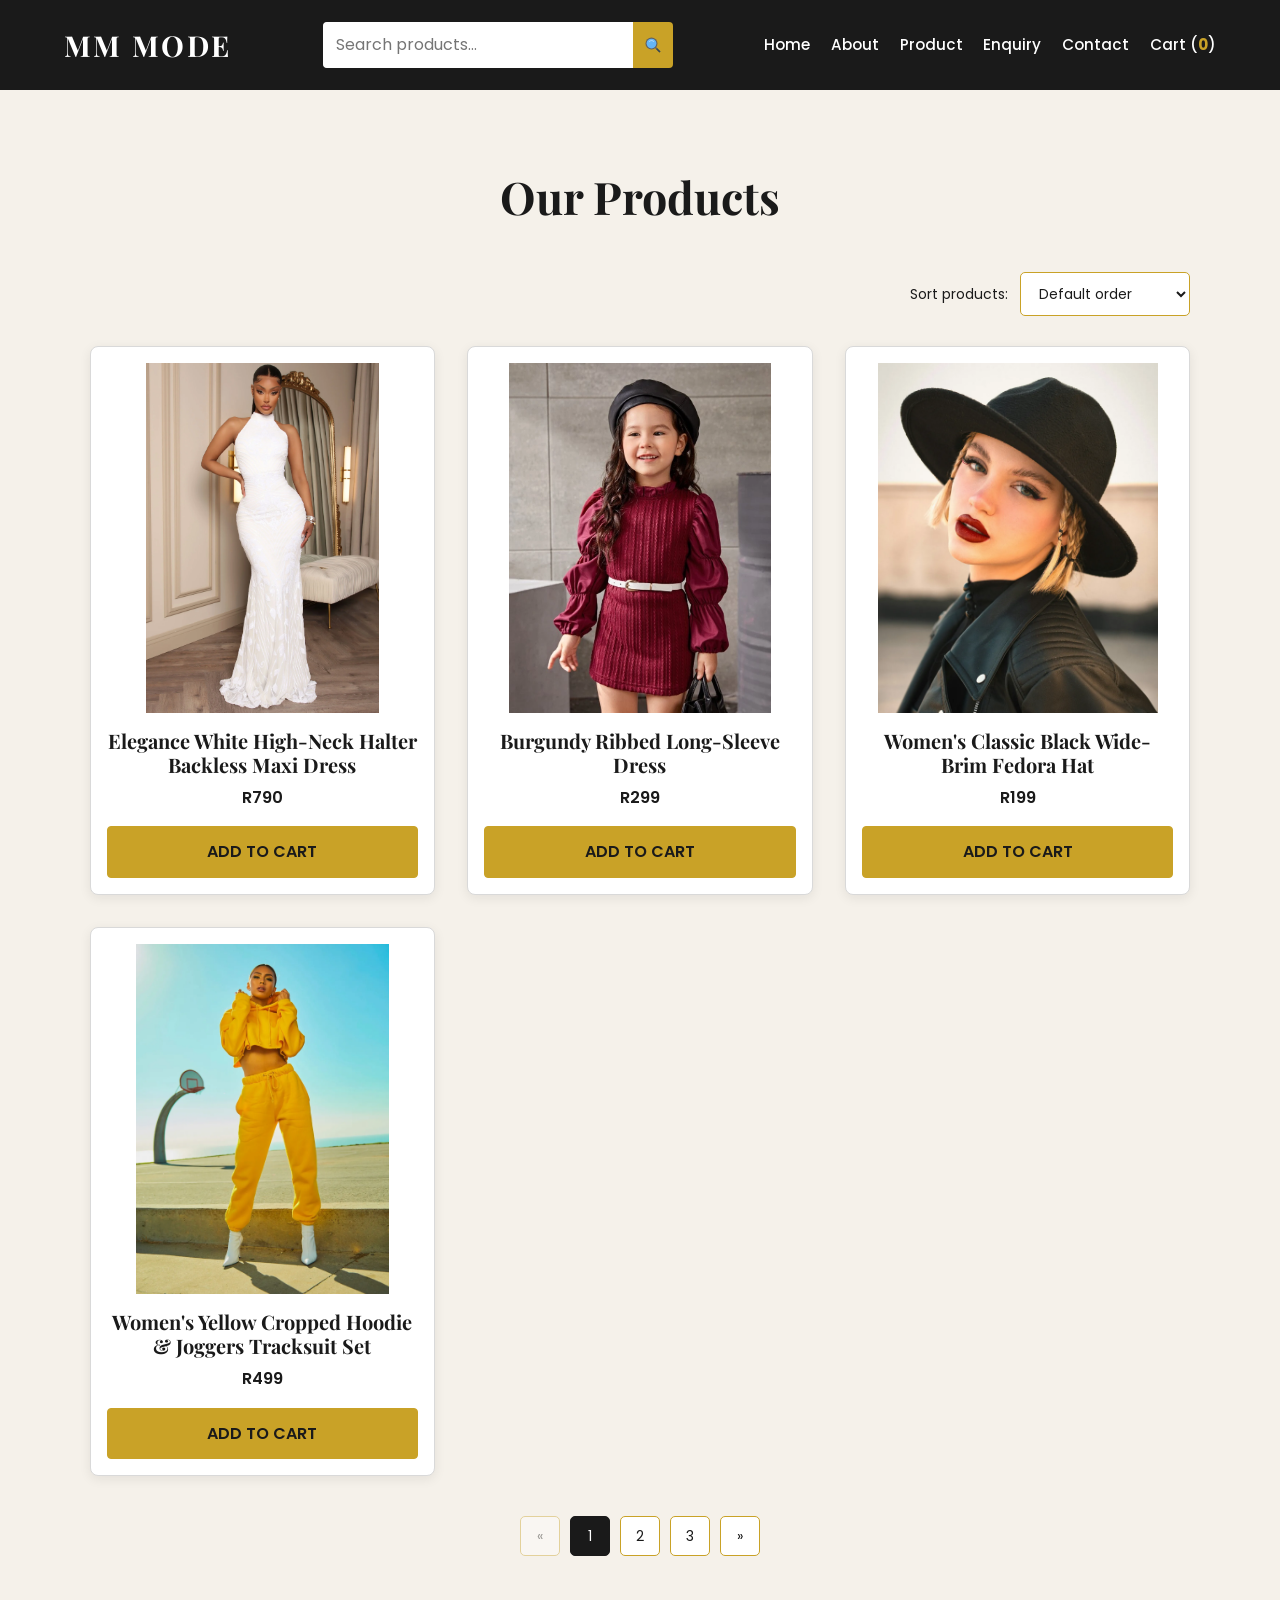
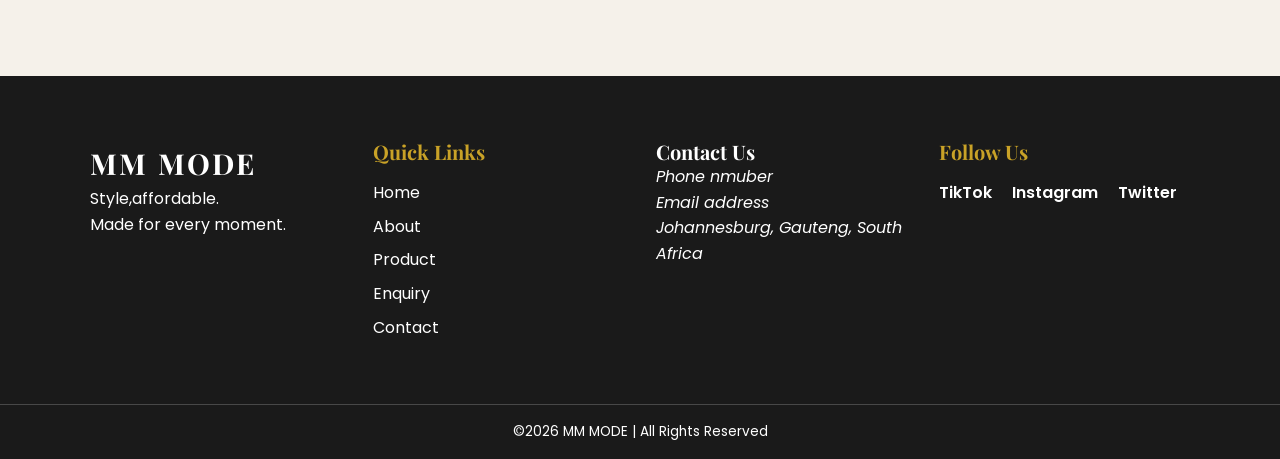
<file: html/product.html>
<!DOCTYPE html>
<html lang="en">
<head>
    <meta charset="UTF-8">
    <meta name="viewport" content="width=device-width, initial-scale=1.0">
    <meta name="description" 
    content="Explore the MM MODE product collection featuring stylish and affordable clothing, footwear, and fashion accessories.">
    <title>Shop Affordable Clothing, Shoes & Accessories | MM MODE</title>
    

    <link rel="preconnect" href="https://fonts.googleapis.com">
    <link rel="preconnect" href="https://fonts.gstatic.com" crossorigin>

    <link href="https://fonts.googleapis.com/css2?family=Playfair+Display:wght@400;500;600;700&family=Poppins:wght@300;400;500;600;700&display=swap" rel="stylesheet">


    <link rel="preload" href="../lightbox/css/lightbox.css" as="style" onload="this.onload=null;this.rel='stylesheet'">
    <noscript>
       <link rel="stylesheet" href="../lightbox/css/lightbox.css">
    </noscript>

    <link rel="stylesheet" href="../CSS/style.css">
</head>

<body>
   
    <!-- Header -->
   
   <header>
     
        <!-- Logo -->

        <a href="index.html" class="logo">MM MODE</a>

        <!-- Top Right Corner Search Bar -->
      <form class="search-bar" role="search">
         <input
              type="search"
              id="product-search"
              name="search"
              placeholder="Search products..."
              aria-label="Search products"
            >

            <button type="submit" aria-label="Submit search">
                <img src="../assets/product.jpg/search.svg" alt="">
            </button>
      </form>

       <!-- Navigation Links -->

       <nav aria-label="Main navigation">
          <ul>
              <li><a href="index.html">Home</a></li>
              <li><a href="about.html">About</a></li>
              <li><a href="product.html">Product</a></li>
              <li><a href="enquiry.html">Enquiry</a></li> 
              <li><a href="contact.html">Contact</a></li>
              <li><a href="cart.html">Cart (<span id="cart-count">0</span>)</a></li>
          </ul>
      </nav>
  </header>
   
  <!-- Main Content -->
  
  <main>
   
     <!-- Products Grid Section -->

     <section class="product-container">
       
         <h1>Our Products</h1>

         <!-- Product Sorting -->
         <div class="sort-container">
              <label for="sort-products">Sort products:</label>

              <select id="sort-products">
                  <option value="default">Default order</option>
                  <option value="low">Price: Low to High</option>
                  <option value="high">Price: High to Low</option>
                  <option value="az">Name: A to Z</option>
             </select>
          </div>

          <div class="products-grid">


             <!-- Row 1 -->

             
                 <!-- Product 1 -->
                <article class="product-card"
                  data-id="product-1"
                  data-name="Elegance White High-Neck Halter Backless Maxi Dress"
                  data-price="790">

                  <a href="../assets/product.jpg/06-09-22Studio5_CE_RL_14-59-28_32_FN603_White_P_1461_KS.webp"
                       data-lightbox="mm-mode-products"
                       data-title="Elegance White High-Neck Halter Backless Maxi Dress">

                       <img src="../assets/product.jpg/06-09-22Studio5_CE_RL_14-59-28_32_FN603_White_P_1461_KS.webp"
                           alt="Women's white high-neck halter backless maxi dress"
                         fetchpriority="high">
                       
                  </a>

                    <h3>Elegance White High-Neck Halter Backless Maxi Dress</h3>

                     <p>R790</p>

                     <button type="button" class="button add-to-cart">
                           ADD TO CART
                     </button>
              </article>

              <!-- Product 2 -->
              <article class="product-card"
                   data-id="product-2"
                   data-name="Burgundy Ribbed Long-Sleeve Dress"
                   data-price="299">

                 <a href="../assets/product.jpg/1669087414e686be66bdf8a8658cb770df2605825b_thumbnail_720x.webp"
                      data-lightbox="mm-mode-products"
                       data-title="Burgundy Ribbed Long-Sleeve Dress">

                       <img src="../assets/product.jpg/1669087414e686be66bdf8a8658cb770df2605825b_thumbnail_720x.webp"
                          alt="Women's burgundy ribbed long-sleeve dress"
                          loading="lazy">
                 </a>

                  <h3>Burgundy Ribbed Long-Sleeve Dress</h3>
                   <p>R299</p>

                   <button type="button" class="button add-to-cart">ADD TO CART</button>
              </article>

               <!-- Product 3 -->
              <article class="product-card"
                 data-id="product-3"
                 data-name="Women's Classic Black Wide-Brim Fedora Hat"
                 data-price="199">

                  <a href="../assets/product.jpg/behrouz-sasani-phVUYEX5_os-unsplash.webp"
                      data-lightbox="mm-mode-products"
                      data-title="Women's Classic Black Wide-Brim Fedora Hat">

                      <img src="../assets/product.jpg/behrouz-sasani-phVUYEX5_os-unsplash.webp"
                      alt="Women's Classic Black Wide-Brim Fedora Hat" 
                      loading="lazy">
                  </a>

                    <h3>Women's Classic Black Wide-Brim Fedora Hat</h3>
                      <p>R199</p>

                   <button type="button" class="button add-to-cart">ADD TO CART</button>
             </article>

               <!-- Row 2 -->

               <!-- Product 4 -->
              <article class="product-card"
                   data-id="product-4"
                   data-name="Women's Yellow Cropped Hoodie & Joggers Tracksuit Set"
                   data-price="499">

                  <a href="../assets/product.jpg/dom-hill-nimElTcTNyY-unsplash.webp"
                       data-lightbox="mm-mode-products"
                       data-title="Women's Yellow Cropped Hoodie & Joggers Tracksuit Set">

                      <img src="../assets/product.jpg/dom-hill-nimElTcTNyY-unsplash.webp"
                         alt="Women's yellow cropped hoodie and joggers tracksuit set"
                         loading="lazy">
                   </a>

                    <h3>Women's Yellow Cropped Hoodie & Joggers Tracksuit Set</h3>
                 <p>R499</p>

                   <button type="button" class="button add-to-cart">ADD TO CART</button>
             </article>
               <!-- Product 5 -->
               <article class="product-card"
                    data-id="product-5"
                    data-name="Women's Tailored Plaid Blazer & Cami Top Set"
                    data-price="599">

                  <a href="../assets/product.jpg/vladimir-yelizarov-2OhHpRu2Fhg-unsplash.webp"
                       data-lightbox="mm-mode-products"
                       data-title="Women's Tailored Plaid Blazer & Cami Top Set">

                      <img src="../assets/product.jpg/vladimir-yelizarov-2OhHpRu2Fhg-unsplash.webp"
                       alt="Women's tailored plaid blazer and matching cami top set"
                       loading="lazy">
                   </a>

                     <h3>Women's Tailored Plaid Blazer & Cami Top Set</h3>
                     <p>R599</p>

                     <button type="button" class="button add-to-cart">ADD TO CART</button>
             </article>

               <!-- Product 6 -->
               <article class="product-card"
                 data-id="product-6"
                 data-name="Classic Grey Canvas Comfort Sneakers"
                 data-price="449">

                  <a href="../assets/product.jpg/OIP.webp"
                     data-lightbox="mm-mode-products"
                      data-title="Classic Grey Canvas Comfort Sneakers">

                      <img src="../assets/product.jpg/OIP.webp"
                       alt="Classic grey canvas comfort sneakers"
                       loading="lazy">
                  </a>

                   <h3>Classic Grey Canvas Comfort Sneakers</h3>
                    <p>R449</p>

                   <button type="button" class="button add-to-cart">ADD TO CART</button>
              </article>

              <!-- Row 3 -->

              <!-- Product 7 -->
             <article class="product-card"
                 data-id="product-7"
                  data-name="Chic Grey Rivet-Trimmed Shoulder Bag Set"
                   data-price="399">

                 <a href="../assets/product.jpg/photo-1559563458-527698bf5295.avif"
                      data-lightbox="mm-mode-products"
                      data-title="Chic Grey Rivet-Trimmed Shoulder Bag Set">

                     <img src="../assets/product.jpg/photo-1559563458-527698bf5295.avif"
                     alt="Chic grey rivet-trimmed shoulder bag"
                     loading="lazy">
                   </a>
                 <h3>Chic Grey Rivet-Trimmed Shoulder Bag Set</h3>
                   <p>R399</p>

                   <button type="button" class="button add-to-cart">ADD TO CART</button>
             </article>

              <!-- Product 8 -->
              <article class="product-card"
                   data-id="product-8"
                   data-name="Smart Casual Grey Textured Suit Jacket"
                   data-price="899">

                  <a href="../assets/product.jpg/photo-1630173250799-2813d34ed14b.avif"
                      data-lightbox="mm-mode-products"
                      data-title="Smart Casual Grey Textured Suit Jacket">

                      <img src="../assets/product.jpg/photo-1630173250799-2813d34ed14b.avif"
                       alt="Grey textured suit jacket for smart casual outfits"
                       loading="lazy">
                 </a>

                   <h3>Smart Casual Grey Textured Suit Jacket</h3>
                   <p>R899</p>

                  <button type="button" class="button add-to-cart">ADD TO CART</button>
               </article>

              <!-- Product 9 -->
              <article class="product-card"
                   data-id="product-9"
                   data-name="Bridal Pendant Necklace & Cuff Bracelet Set"
                   data-price="399">

                 <a href="../assets/product.jpg/premium_photo-1681276169690-a22f1193c784.avif"
                     data-lightbox="mm-mode-products"
                     data-title="Bridal Pendant Necklace & Cuff Bracelet Set">

                      <img src="../assets/product.jpg/premium_photo-1681276169690-a22f1193c784.avif"
                         alt="Bridal pendant necklace and cuff bracelet set"
                         loading="lazy">
                 </a>
                  <h3>Bridal Pendant Necklace & Cuff Bracelet Set</h3>
                    <p>R399</p>

                     <button type="button" class="button add-to-cart">ADD TO CART</button>
              </article>

               <!-- Row 4 -->

               <!-- Product 10 -->
               <article class="product-card"
                   data-id="product-10"
                   data-name="Classic Tan Single-Breasted Formal Suit"
                    data-price="1699">

                   <a href="../assets/product.jpg/photo-1712773663204-9dce38ddae57.avif"
                        data-lightbox="mm-mode-products"
                        data-title="Classic Tan Single-Breasted Formal Suit">

                      <img src="../assets/product.jpg/photo-1712773663204-9dce38ddae57.avif"
                      alt="Classic tan single-breasted formal suit"
                      loading="lazy">
                   </a>

                      <h3>Classic Tan Single-Breasted Formal Suit</h3>
                      <p>R1 699</p>

                  <button type="button" class="button add-to-cart">ADD TO CART</button>
             </article>

               <!-- Product 11 -->
              <article class="product-card"
                  data-id="product-11"
                  data-name="Blue Unicorn Print Tulle Party Dress"
                      data-price="249">

                  <a href="../assets/product.jpg/photo-1759313560255-0458c8f4e615.avif"
                        data-lightbox="mm-mode-products"
                        data-title="Blue Unicorn Print Tulle Party Dress">

                       <img src="../assets/product.jpg/photo-1759313560255-0458c8f4e615.avif"
                      alt="Blue unicorn print tulle party dress"
                      loading="lazy">
                   </a>
                 <h3>Blue Unicorn Print Tulle Party Dress</h3>
                  <p>R249</p>

                 <button type="button" class="button add-to-cart">ADD TO CART</button>
             </article>

               <!-- Product 12 -->
               <article class="product-card"
                  data-id="product-12"
                  data-name="Elegance Camel Wool-Blend Trench & Fitted Pants Outfit"
                  data-price="850">

                  <a href="../assets/product.jpg/vladimir-yelizarov-C43tCJffOh4-unsplash.webp"
                       data-lightbox="mm-mode-products"
                      data-title="Elegance Camel Wool-Blend Trench & Fitted Pants Outfit">

                         <img src="../assets/product.jpg/vladimir-yelizarov-C43tCJffOh4-unsplash.webp"
                           alt="Camel wool-blend trench coat and fitted pants outfit"
                           loading="lazy">
                   </a>

                     <h3>Elegance Camel Wool-Blend Trench & Fitted Pants Outfit</h3>
                   <p>R850</p>

                  <button type="button" class="button add-to-cart">ADD TO CART</button>
             </article>
          </div>

         <!-- Pagination Navigation -->

         <nav id="pagination-controls"
             class="pagination"
             aria-label="Product Pages">
         </nav>
      </section>
  </main>

  <!-- Footer -->

  <footer>
     
      <div class="footer-grid">

         <!-- Brand Column -->

         <div class="footer-col">
             <a href="index.html" class="logo">MM MODE</a>
             <p>Style,affordable. <br>Made for every moment.</p>
         </div>

         <!-- Quick Links -->
         <div class="footer-col">
              <h3>Quick Links</h3>
              <ul>
                 <li><a href="index.html">Home</a></li>
                 <li><a href="about.html">About</a></li>
                 <li><a href="product.html">Product</a></li>
                 <li><a href="enquiry.html">Enquiry</a></li>
                 <li><a href="contact.html">Contact</a></li>
               </ul>
         </div>

         <!-- Contact Information -->
          
         <div class="footer-Col">
            <h3>Contact Us</h3>
            <address>
                <p>Phone nmuber</p>
                <p>Email address</p>
                <p>Johannesburg, Gauteng, South Africa</p>
            </address>
         </div>

          <!-- Social Links -->
          
         <div class="footer-col">
              <h3>Follow Us</h3>
              
              <ul class="social-icons">
                  <li><a href="#" aria-label="TikTok">TikTok</a></li>
                  <li><a href="#" aria-label="Instagram">Instagram</a></li>
                  <li><a href="#" aria-label="Twitter">Twitter</a></li>
              </ul>
             </div>
       </div>

       <!-- Copyright -->
       <div class="copyright">
         <p>&copy;2026 MM MODE | All Rights Reserved</p>
       </div>
   </footer>
 
   <script src="../lightbox/js/lightbox-plus-jquery.js"></script>

   <script src="../Js/script.js"></script>

</body>
</html>
</file>
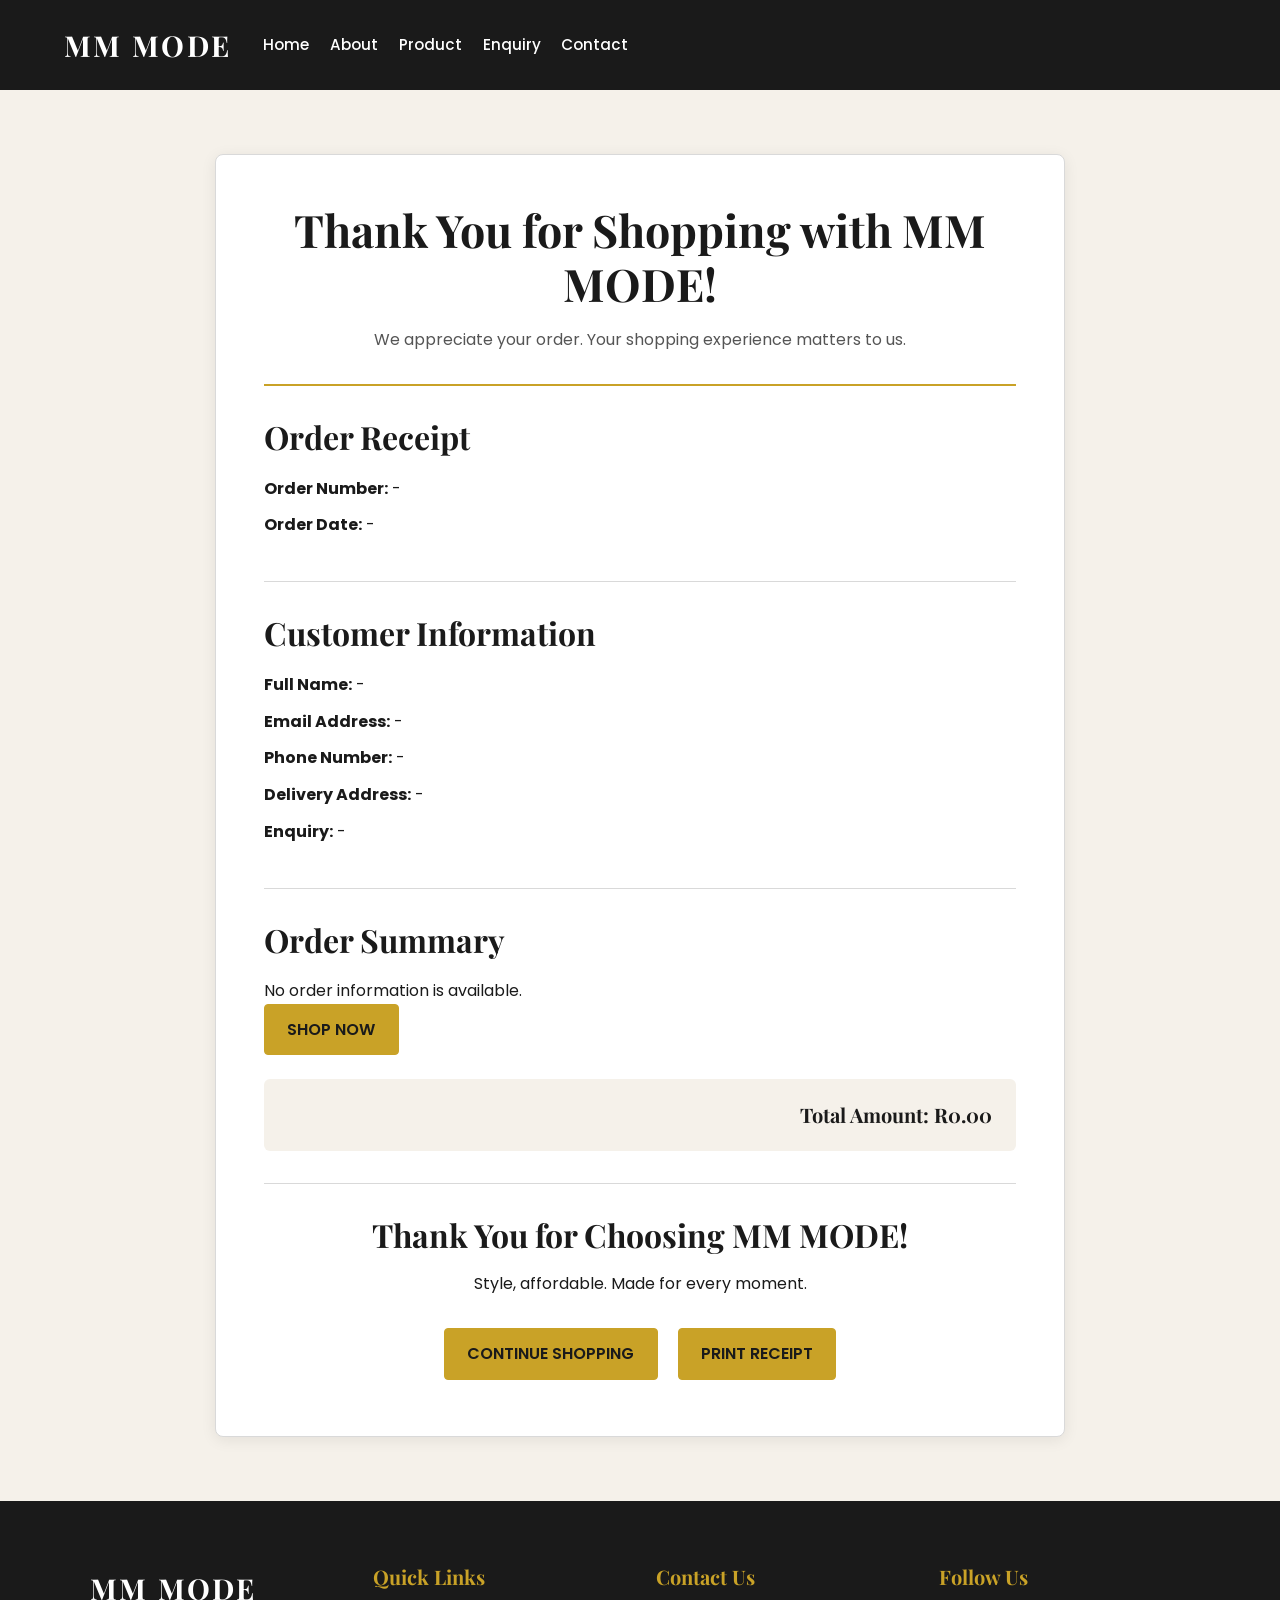
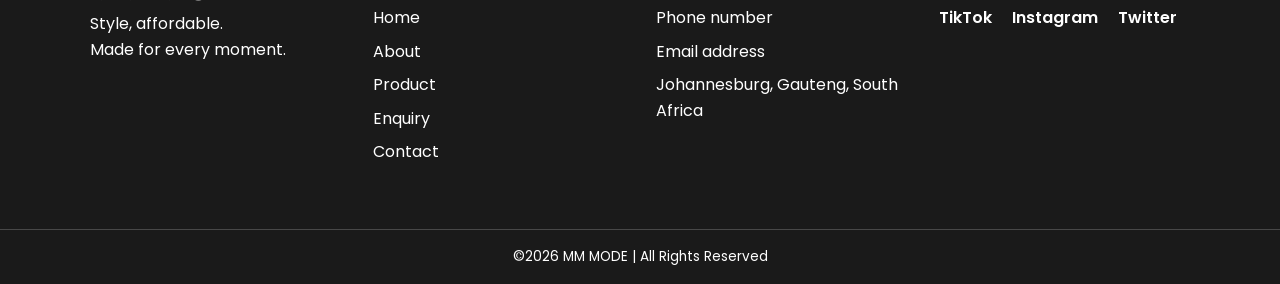
<file: html/receipt.html>
<!DOCTYPE html>
<html lang="en">

<head>
    <meta charset="UTF-8">
    <meta name="viewport" content="width=device-width, initial-scale=1.0">

    <meta name="description"
        content="View your MM MODE order receipt and order summary.">

    <title>MM MODE | Order Receipt</title>

    <link rel="preconnect" href="https://fonts.googleapis.com">
    <link rel="preconnect" href="https://fonts.gstatic.com" crossorigin>
    <link href="https://fonts.googleapis.com/css2?family=Playfair+Display:wght@400;500;600;700&family=Poppins:wght@300;400;500;600;700&display=swap" rel="stylesheet">
    
    <link rel="stylesheet" href="../CSS/style.css">
</head>

<body>

    <!-- Header Section -->

    <header>

        <!-- Logo -->
        <a href="index.html" class="logo">MM MODE</a>

        <!-- Navigation -->
        <nav aria-label="Main navigation">
            <ul>
                <li><a href="index.html">Home</a></li>
                <li><a href="about.html">About</a></li>
                <li><a href="product.html">Product</a></li>
                <li><a href="enquiry.html">Enquiry</a></li>
                <li><a href="contact.html">Contact</a></li>
            </ul>
        </nav>

    </header>

    <!-- Main Content -->

    <main>

        <section class="receipt-container">

            <!-- Thank You Message -->

            <div class="receipt-heading">

                <h1>Thank You for Shopping with MM MODE!</h1>

                <p>
                    We appreciate your order.
                    Your shopping experience matters to us.
                </p>

            </div>

            <!-- Receipt Information -->

            <div class="receipt-details">

                <h2>Order Receipt</h2>

                <p>
                    <strong>Order Number:</strong>
                    <span id="receipt-order-number">-</span>
                </p>

                <p>
                    <strong>Order Date:</strong>
                    <span id="receipt-date">-</span>
                </p>

            </div>

            <!-- Customer Information -->

            <div class="receipt-customer">

                <h2>Customer Information</h2>

                <p>
                    <strong>Full Name:</strong>
                    <span id="receipt-name">-</span>
                </p>

                <p>
                    <strong>Email Address:</strong>
                    <span id="receipt-email">-</span>
                </p>

                <p>
                    <strong>Phone Number:</strong>
                    <span id="receipt-phone">-</span>
                </p>

                <p>
                    <strong>Delivery Address:</strong>
                    <span id="receipt-address">-</span>
                </p>

                <p>
                    <strong>Enquiry:</strong>
                    <span id="receipt-enquiry">-</span>
                </p>

            </div>

            <!-- Purchased Products -->

            <div class="receipt-products">

                <h2>Order Summary</h2>

                <div id="receipt-items">

                    <!-- JavaScript will display selected products here -->

                </div>

                <div class="receipt-total">

                    <h3>
                        Total Amount:
                        <span id="receipt-total">R0.00</span>
                    </h3>

                </div>

            </div>

            <!-- Thank You Footer -->

            <div class="receipt-thank-you">

                <h2>Thank You for Choosing MM MODE!</h2>

                <p>
                    Style, affordable. Made for every moment.
                </p>

                <a href="product.html" class="button">
                    CONTINUE SHOPPING
                </a>

                <button type="button" id="print-receipt" class="button">
                    PRINT RECEIPT
                </button>

            </div>

        </section>

    </main>

    <!-- Footer Section -->

    <footer>

        <div class="footer-grid">

            <div class="footer-col">
                <a href="index.html" class="logo">MM MODE</a>
                <p>Style, affordable.<br>Made for every moment.</p>
            </div>

            <div class="footer-col">
                <h3>Quick Links</h3>
                <ul>
                    <li><a href="index.html">Home</a></li>
                    <li><a href="about.html">About</a></li>
                    <li><a href="product.html">Product</a></li>
                    <li><a href="enquiry.html">Enquiry</a></li>
                    <li><a href="contact.html">Contact</a></li>
                </ul>
            </div>

            <div class="footer-col">
                <h3>Contact Us</h3>
                <address>
                    <p>Phone number</p>
                    <p>Email address</p>
                    <p>Johannesburg, Gauteng, South Africa</p>
                </address>
            </div>

            <div class="footer-col">
                <h3>Follow Us</h3>
                <ul class="social-icons">
                    <li><a href="#">TikTok</a></li>
                    <li><a href="#">Instagram</a></li>
                    <li><a href="#">Twitter</a></li>
                </ul>
            </div>

        </div>

        <div class="copyright">
            <p>&copy;2026 MM MODE | All Rights Reserved</p>
        </div>

    </footer>

    <script src="../Js/script.js" defer></script>

</body>
</html>
</file>
<file: CSS/style.css>
/*
   MM MODE - MAIN STYLESHEET
   Pages: Home, About, Product, Enquiry, Contact
   ============================================== */



/*
   1. CSS RESET
   ============== */

* {
    margin: 0;
    padding: 0;
    box-sizing: border-box;
}

html {
    scroll-behavior: smooth;
    font-size: 16px;
}

body {
    font-family: "Poppins", Arial, sans-serif;
    background-color: #F5F1EA;
    color: #1A1A1A;
    line-height: 1.6;
}


/*
   2. GENERAL STYLES
   =================== */

img {
    display: block;
    max-width: 100%;
    height: auto;
}

a {
    color: inherit;
    text-decoration: none;
}

ul {
    list-style: none;
}

button,
input,
textarea,
select {
    font: inherit;
}

button,
.button {
    cursor: pointer;
}

h1,
h2,
h3 {
    font-family: "Playfair Display", Georgia, serif;
    line-height: 1.2;
}

h1 {
    font-size: 2.8rem;
}

h2 {
    font-size: 2rem;
}

h3 {
    font-size: 1.25rem;
}

p {
    font-size: 1rem;
}


/*
   3. HEADER
   ========== */

header {
    background-color: #1A1A1A;
    color: #FFFFFF;
    min-height: 90px;
    padding: 1rem 5%;
    display: grid;
    grid-template-columns: auto 1fr auto;
    grid-template-areas:
        "logo search nav";
    align-items: center;
    gap: 2rem;
}

.logo {
    grid-area: logo;
    font-family: "Playfair Display", Georgia, serif;
    font-size: 1.8rem;
    font-weight: 700;
    letter-spacing: 0.08em;
    color: #FFFFFF;
}


/*
   4. SEARCH BAR
   =============== */

.search-bar {
    grid-area: search;
    justify-self: center;
    display: flex;
    width: min(100%, 350px);
}

.search-bar input {
    width: 100%;
    min-height: 40px;
    padding: 0.6rem 0.8rem;
    border: 1px solid #FFFFFF;
    border-right: none;
    border-radius: 4px 0 0 4px;
    background-color: #FFFFFF;
    color: #1A1A1A;
    outline: none;
}

.search-bar input:focus {
    border-color: #C9A227;
    box-shadow: 0 0 0 2px rgba(201, 162, 39, 0.3);
}

.search-bar button {
    width: 45px;
    border: none;
    border-radius: 0 4px 4px 0;
    background-color: #C9A227;
    display: flex;
    justify-content: center;
    align-items: center;
}

.search-bar button:hover {
    background-color: #FFFFFF;
}

.search-bar button img {
    width: 18px;
    height: 18px;
    object-fit: contain;
}


/*
   5. NAVIGATION
    */

nav ul {
    display: flex;
    align-items: center;
    gap: 1.3rem;
}

nav a {
    color: #FFFFFF;
    font-size: 0.95rem;
    font-weight: 500;
    transition: color 0.3s ease;
}

nav a:hover,
nav a:focus {
    color: #C9A227;
}

nav a:active {
    color: #F5F1EA;
}


/*
   6. BUTTONS
   ============ */

.button {
    display: inline-block;
    padding: 0.75rem 1.4rem;
    border: 1px solid #C9A227;
    border-radius: 4px;
    background-color: #C9A227;
    color: #1A1A1A;
    font-weight: 600;
    text-align: center;
    transition:
        background-color 0.3s ease,
        color 0.3s ease,
        transform 0.3s ease;
}

.button:hover,
.button:focus {
    background-color: #1A1A1A;
    color: #FFFFFF;
    transform: translateY(-2px);
}

.button:active {
    transform: translateY(0);
}


/*
   7. HOME PAGE
   ============== */

.hero {
    min-height: 550px;
    padding: 4rem 7%;
    display: grid;
    grid-template-columns: 1fr 1fr;
    align-items: center;
    gap: 3rem;
    background-color: #F5F1EA;
}

.hero-text {
    max-width: 600px;
}

.hero-text h1 {
    font-size: clamp(2.5rem, 5vw, 4.5rem);
    margin-bottom: 1rem;
}

.hero-text p {
    margin-bottom: 1.5rem;
    max-width: 550px;
}

.hero-image {
    width: 100%;
    overflow: hidden;
}

.hero-image img {
    width: 100%;
    max-height: 550px;
    object-fit: cover;
    border-radius: 8px;
}


/* Featured Products */

.featured-products {
    padding: 5rem 7%;
    background-color: #FFFFFF;
    text-align: center;
}

.featured-products h2 {
    margin-bottom: 2rem;
}

.products-grid {
    display: grid;
    grid-template-columns: repeat(2, 1fr);
    gap: 2rem;
}


/* Product Cards */

.product-card {
    background-color: #FFFFFF;
    border: 1px solid #D9D9D9;
    border-radius: 8px;
    padding: 1rem;
    text-align: center;
    box-shadow: 0 3px 12px rgba(26, 26, 26, 0.08);
    display: flex;
    flex-direction: column;
    transition:
        transform 0.3s ease,
        box-shadow 0.3s ease;
}

.product-card:hover {
    transform: translateY(-5px);
    box-shadow: 0 8px 20px rgba(26, 26, 26, 0.15);
}


/* Product Images */

.product-card img {
    display: block;
    width: 100%;
    height: 350px;
    object-fit: contain;
    background-color: #FFFFFF;
    border-radius: 5px;
    margin-bottom: 1rem;
    transition: transform 0.4s ease;
}

.product-card img:hover {
    transform: scale(1.05);
}

.product-card h3 {
    margin-bottom: 0.5rem;
}

.product-card p {
    margin-bottom: 1rem;
    font-weight: 600;
}

.product-card .button {
    margin-top: auto;
}


/* About Preview */

.about-section {
    padding: 5rem 7%;
    display: grid;
    grid-template-columns: 1fr 1fr;
    gap: 3rem;
    align-items: center;
}

.about-image img {
    width: 100%;
    max-height: 500px;
    object-fit: cover;
}

.about-text p {
    margin: 1rem 0 1.5rem;
}


/* CTA Banner */

.cta-banner {
    padding: 4rem 7%;
    background-color: #1A1A1A;
    color: #FFFFFF;
    text-align: center;
}

.cta-banner h2 {
    margin-bottom: 1rem;
}


/*
   8. ABOUT PAGE
   ================ */

.about-hero {
    padding: 4rem 7%;
    display: grid;
    grid-template-columns: 1fr 1fr;
    gap: 3rem;
    align-items: center;
}

.about-hero-image img {
    width: 100%;
    max-height: 500px;
    object-fit: cover;
    border-radius: 8px;
}

.about-hero-text h1 {
    margin-bottom: 1.5rem;
}

.about-hero-text p {
    margin-bottom: 1rem;
}


/* Mission and Vision */

.mission-section,
.vision-section {
    padding: 4rem 7%;
    display: grid;
    grid-template-columns: 120px 1fr;
    align-items: center;
    gap: 2rem;
}

.mission-section {
    background-color: #FFFFFF;
}

.vision-section {
    background-color: #F5F1EA;
}

.mission-icon img,
.vision-icon img {
    width: 80px;
    height: 80px;
    margin: auto;
    object-fit: contain;
}

.mission-content p,
.vision-content p {
    margin-top: 0.8rem;
    max-width: 800px;
}


/* Values */

.values-section {
    padding: 5rem 7%;
    background-color: #FFFFFF;
    text-align: center;
}

.values-section > h2 {
    margin-bottom: 2rem;
}

.values-grid {
    display: grid;
    grid-template-columns: repeat(3, 1fr);
    gap: 2rem;
}

.value-card {
    padding: 2rem;
    border: 1px solid #D9D9D9;
    border-radius: 8px;
    background-color: #F5F1EA;
    transition: transform 0.3s ease;
}

.value-card:hover {
    transform: translateY(-5px);
}

.value-card img {
    width: 55px;
    height: 55px;
    margin: 0 auto 1rem;
    object-fit: contain;
}

.banner-image-section {
    padding: 4rem 7%;
    background-color: #F5F1EA;
}

.banner-image img {
    width: 100%;
    max-height: 500px;
    object-fit: cover;
    border-radius: 8px;
}



/*
   9. PRODUCT PAGE
   =============== */

.product-container {
    padding: 5rem 7%;
}

.product-container > h1 {
    text-align: center;
    margin-bottom: 3rem;
}

/* Product Sorting */

.sort-container {
    display: flex;
    justify-content: flex-end;
    align-items: center;
    gap: 12px;
    margin: 20px 0 30px;
}

.sort-container label {
    font-family: 'Poppins', sans-serif;
    font-size: 14px;
    color: #1A1A1A;
}

.sort-container select {
    padding: 10px 14px;
    border: 1px solid #C9A227;
    border-radius: 5px;
    background-color: #FFFFFF;
    color: #1A1A1A;
    font-family: 'Poppins', sans-serif;
    font-size: 14px;
    cursor: pointer;
    outline: none;
}

.sort-container select:focus {
    border-color: #1A1A1A;
}

/* Product Grid */

.product-container .products-grid {
    grid-template-columns: repeat(3, 1fr);
}



/* =================================
   PRODUCT PAGINATION
================================= */

.pagination {
    display: flex;
    justify-content: center;
    align-items: center;
    gap: 10px;
    margin: 40px 0;
}

.page-link {
    min-width: 40px;
    height: 40px;
    padding: 8px 12px;
    border: 1px solid #C9A227;
    border-radius: 5px;

    background-color: #FFFFFF;
    color: #1A1A1A;

    font-family: 'Poppins', sans-serif;
    font-size: 14px;

    cursor: pointer;
    transition: 0.3s ease;
}

/* Hover effect */
.page-link:hover:not(:disabled) {
    background-color: #C9A227;
    color: #FFFFFF;
}

/* Active page */
.page-link.activity {
    background-color: #1A1A1A;
    color: #FFFFFF;
    border-color: #1A1A1A;
}

/* Disabled buttons */
.page-link:disabled {
    opacity: 0.4;
    cursor: not-allowed;
}


/*
   10. ENQUIRY PAGE
   ================ */

.enquiry-container {
    max-width: 1200px;
    margin: 0 auto;
    padding: 5rem 5%;
    display: grid;
    grid-template-columns: 1fr 1fr;
    gap: 3rem;
    align-items: start;
}

.left-column,
.right-column {
    width: 100%;
}

.heading-box {
    margin-bottom: 1.5rem;
}

.heading-box h1 {
    font-size: 2.8rem;
}

.image-box {
    overflow: hidden;
    border-radius: 8px;
}

.image-box img {
    width: 100%;
    height: 500px;
    object-fit: cover;
}

.enquiry-form {
    padding: 2rem;
    background-color: #FFFFFF;
    border: 1px solid #D9D9D9;
    border-radius: 8px;
    box-shadow: 0 3px 12px rgba(26, 26, 26, 0.08);
}

.form-group {
    display: flex;
    flex-direction: column;
    margin-bottom: 1.5rem;
}

.form-group label {
    margin-bottom: 0.5rem;
    font-weight: 600;
}

.form-group input,
.form-group textarea,
.form-group select {
    width: 100%;
    padding: 0.8rem;
    border: 1px solid #BDBDBD;
    border-radius: 4px;
    background-color: #FFFFFF;
    color: #1A1A1A;
}

.form-group input:focus,
.form-group textarea:focus,
.form-group select:focus {
    outline: none;
    border-color: #C9A227;
    box-shadow: 0 0 0 2px rgba(201, 162, 39, 0.2);
}

.form-group textarea {
    min-height: 150px;
    resize: vertical;
}

.form-row {
    display: grid;
    grid-template-columns: 1fr 1fr;
    gap: 1.5rem;
}

.button-wrapper {
    text-align: center;
    margin-top: 1rem;
}


/*
   11. CONTACT PAGE
   ================ */

main > h1 {
    text-align: center;
    padding: 4rem 5% 2rem;
}

.contact-container {
    max-width: 1200px;
    margin: 0 auto;
    padding: 2rem 5% 5rem;
    display: grid;
    grid-template-columns: 1fr 1fr;
    gap: 3rem;
}

.get-in-touch,
.send-message {
    padding: 2rem;
    background-color: #FFFFFF;
    border: 1px solid #D9D9D9;
    border-radius: 8px;
    box-shadow: 0 3px 12px rgba(26, 26, 26, 0.08);
}

.get-in-touch h2,
.send-message h2,
.locations-section h2 {
    margin-bottom: 2rem;
}

.contact-info {
    display: flex;
    flex-direction: column;
    gap: 1.2rem;
}

.info-item {
    display: flex;
    align-items: center;
    gap: 1rem;
}

.info-item img {
    width: 28px;
    height: 28px;
    object-fit: contain;
}

.social-links,
.social-icons {
    display: flex;
    flex-wrap: wrap;
    gap: 1rem;
}

.social-links a,
.social-icons a {
    color: #1A1A1A;
    font-weight: 600;
}

.social-links a:hover,
.social-icons a:hover {
    color: #C9A227;
}


/*
   FOLLOW US - TIKTOK / INSTAGRAM / TWITTER
   ========================================= */

footer .footer-col ul.social-icons {
    display: flex;
    flex-direction: row;
    justify-content: flex-start;
    align-items: center;
    gap: 20px;
    flex-wrap: nowrap;
    list-style: none;
    padding: 0;
    margin: 0;
}

footer .footer-col ul.social-icons li {
    display: inline-block;
    margin: 0;
    padding: 0;
}

footer .footer-col ul.social-icons li a {
    display: inline-block;
    color: #FFFFFF;
    white-space: nowrap;
    text-decoration: none;
}

footer .footer-col ul.social-icons li a:hover,
footer .footer-col ul.social-icons li a:focus {
    color: #C9A227;
}


/* Contact Form */

.send-message table {
    width: 100%;
    border-collapse: collapse;
}

.send-message td {
    padding: 0.6rem 0;
    vertical-align: top;
}

.send-message td:first-child {
    width: 30%;
    padding-right: 1rem;
    font-weight: 600;
}

.send-message input,
.send-message textarea {
    width: 100%;
    padding: 0.75rem;
    border: 1px solid #BDBDBD;
    border-radius: 4px;
}

.send-message input:focus,
.send-message textarea:focus {
    outline: none;
    border-color: #C9A227;
    box-shadow: 0 0 0 2px rgba(201, 162, 39, 0.2);
}

.send-message .button {
    margin-top: 1rem;
}


/* Locations */

.locations-section {
    padding: 5rem 7%;
    background-color: #FFFFFF;
    text-align: center;
}

.locations-grid {
    max-width: 1200px;
    margin: 0 auto;
    display: grid;
    grid-template-columns: repeat(2, 1fr);
    gap: 2rem;
}

.location-card {
    padding: 1.5rem;
    border: 1px solid #D9D9D9;
    border-radius: 8px;
    text-align: left;
    background-color: #F5F1EA;
}

.map-placeholder {
    width: 100%;
    height: 300px;
    margin-bottom: 1.5rem;
    overflow: hidden;
    border-radius: 6px;
}

.map-placeholder img {
    width: 100%;
    height: 100%;
    object-fit: cover;
}

.location-card h3 {
    margin-bottom: 0.8rem;
}


/* =========================================================
   16. SHOPPING CART PAGE
   ========================================================= */

.cart-container {
    max-width: 1100px;
    margin: 0 auto;
    padding: 5rem 5%;
}

.cart-container > h1 {
    text-align: center;
    margin-bottom: 1rem;
}

.cart-container > p {
    text-align: center;
    margin-bottom: 3rem;
    color: #555555;
}

/* Cart Products */

#cart-items {
    display: flex;
    flex-direction: column;
    gap: 1.5rem;
    margin-bottom: 3rem;
}

.cart-item {
    display: grid;
    grid-template-columns: 120px 1fr auto;
    align-items: center;
    gap: 1.5rem;
    padding: 1.5rem;
    background-color: #FFFFFF;
    border: 1px solid #D9D9D9;
    border-radius: 8px;
    box-shadow: 0 3px 12px rgba(26, 26, 26, 0.08);
}

.cart-item img {
    width: 120px;
    height: 130px;
    object-fit: contain;
    border-radius: 5px;
}

.cart-item h3 {
    margin-bottom: 0.5rem;
}

.cart-item p {
    margin-bottom: 0.5rem;
}

.cart-item-actions {
    display: flex;
    flex-direction: column;
    align-items: center;
    gap: 0.7rem;
}

/* Quantity Controls */

.quantity-control {
    display: flex;
    align-items: center;
    gap: 0.8rem;
}

.quantity-control button {
    width: 32px;
    height: 32px;
    border: 1px solid #C9A227;
    border-radius: 4px;
    background-color: #F5F1EA;
    color: #1A1A1A;
    cursor: pointer;
}

.quantity-control button:hover {
    background-color: #C9A227;
}

.remove-item {
    border: none;
    background: none;
    color: #B22222;
    font-weight: 600;
    cursor: pointer;
}

.remove-item:hover {
    text-decoration: underline;
}

/* Cart Summary */

.cart-summary {
    max-width: 500px;
    margin-left: auto;
    padding: 2rem;
    background-color: #FFFFFF;
    border: 1px solid #D9D9D9;
    border-radius: 8px;
    box-shadow: 0 3px 12px rgba(26, 26, 26, 0.08);
}

.cart-summary h2 {
    margin-bottom: 1.5rem;
}

.cart-summary p {
    display: flex;
    justify-content: space-between;
    gap: 1rem;
    margin-bottom: 1rem;
}

.cart-summary .button {
    display: block;
    width: 100%;
    margin-top: 1rem;
}

#cart-count {
    color: #C9A227;
    font-weight: 700;
}


/* =========================================================
   17. RECEIPT PAGE
   ========================================================= */

.receipt-container {
    max-width: 850px;
    margin: 4rem auto;
    padding: 3rem;
    background-color: #FFFFFF;
    border: 1px solid #D9D9D9;
    border-radius: 8px;
    box-shadow: 0 3px 15px rgba(26, 26, 26, 0.08);
}

/* Receipt Heading */

.receipt-heading {
    text-align: center;
    padding-bottom: 2rem;
    border-bottom: 2px solid #C9A227;
}

.receipt-heading h1 {
    margin-bottom: 1rem;
}

.receipt-heading p {
    color: #555555;
}

/* Receipt Sections */

.receipt-details,
.receipt-customer,
.receipt-products {
    padding: 2rem 0;
    border-bottom: 1px solid #D9D9D9;
}

.receipt-details h2,
.receipt-customer h2,
.receipt-products h2 {
    margin-bottom: 1.2rem;
    color: #1A1A1A;
}

.receipt-details p,
.receipt-customer p {
    margin-bottom: 0.7rem;
    overflow-wrap: anywhere;
}

/* Receipt Product Items */

.receipt-item {
    display: flex;
    justify-content: space-between;
    align-items: center;
    gap: 1rem;
    padding: 1rem 0;
    border-bottom: 1px solid #EEEEEE;
}

.receipt-item p {
    margin: 0.2rem 0;
}

/* Receipt Total */

.receipt-total {
    margin-top: 1.5rem;
    padding: 1.5rem;
    background-color: #F5F1EA;
    border-radius: 6px;
    text-align: right;
}

.receipt-total h3 {
    color: #1A1A1A;
}

/* Thank You Section */

.receipt-thank-you {
    padding-top: 2rem;
    text-align: center;
}

.receipt-thank-you h2 {
    margin-bottom: 1rem;
    color: #1A1A1A;
}

.receipt-thank-you p {
    margin-bottom: 1.5rem;
}

.receipt-thank-you .button {
    margin: 0.5rem;
}

/*
   19. 404 - PAGE NOT FOUND
==============================*/

.error-page {
    min-height: 80vh;
    display: flex;
    flex-direction: column;
    justify-content: center;
    align-items: center;
    text-align: center;
    padding: 40px 20px;
    background-color: #F5F1EA;
}

.error-page h1 {
    font-family: 'Playfair Display', serif;
    font-size: 120px;
    color: #C9A227;
    margin: 0;
}

.error-page h2 {
    font-family: 'Playfair Display', serif;
    font-size: 32px;
    color: #1A1A1A;
    margin: 10px 0;
}

.error-page p {
    font-family: 'Poppins', sans-serif;
    font-size: 16px;
    color: #1A1A1A;
    max-width: 500px;
    line-height: 1.7;
    margin-bottom: 25px;
}

.error-page .home-button {
    display: inline-block;
    background-color: #C9A227;
    color: #1A1A1A;
    padding: 12px 28px;
    border-radius: 5px;
    text-decoration: none;
    font-weight: 600;
    transition: 0.3s ease;
}

.error-page .home-button:hover {
    background-color: #1A1A1A;
    color: #FFFFFF;
}


/*
   12. FOOTER
   =========== */

footer {
    background-color: #1A1A1A;
    color: #FFFFFF;
}

.footer-grid {
    padding: 4rem 7%;
    display: grid;
    grid-template-columns: repeat(4, 1fr);
    gap: 2rem;
}

.footer-col h3 {
    color: #C9A227;
    margin-bottom: 1rem;
}

.footer-col p {
    margin-bottom: 0.5rem;
}

.footer-col ul {
    display: flex;
    flex-direction: column;
    gap: 0.5rem;
}

.footer-col a {
    transition: color 0.3s ease;
}

.footer-col a:hover,
.footer-col a:focus {
    color: #C9A227;
}

.footer-col address {
    font-style: normal;
}

.copyright {
    padding: 1rem 7%;
    border-top: 1px solid rgba(255, 255, 255, 0.2);
    text-align: center;
}

.copyright p {
    font-size: 0.85rem;
}


/* =================================
   FAQ ACCORDION SECTION
   ================================= */

.faq-section {
    max-width: 900px;
    margin: 4rem auto;
    padding: 2rem;
}

.faq-section h2 {
    text-align: center;
    margin-bottom: 2rem;
}

.faq-item {
    margin-bottom: 1rem;
    border: 1px solid #C9A227;
    border-radius: 5px;
    overflow: hidden;
}

.faq-question {
    width: 100%;
    padding: 1rem;
    background-color: #1A1A1A;
    color: #FFFFFF;
    border: none;
    text-align: left;
    font-family: inherit;
    font-size: 1rem;
    cursor: pointer;
    transition: background-color 0.3s ease;
}

.faq-question:hover {
    background-color: #C9A227;
    color: #1A1A1A;
}

.faq-answer {
    padding: 1rem;
    background-color: #F5F1EA;
    color: #1A1A1A;
}

.faq-answer p {
    margin: 0;
}



/*
   13. TABLET RESPONSIVE DESIGN
   769px - 1024px
   ============================= */

@media (max-width: 1024px) {

    header {
        grid-template-columns: 1fr 1fr;
        grid-template-areas:
            "logo search"
            "nav nav";
        gap: 1rem;
    }

    .search-bar {
        justify-self: end;
    }

    nav {
        justify-self: center;
    }

    .hero,
    .about-hero,
    .about-section,
    .enquiry-container,
    .contact-container {
        grid-template-columns: 1fr 1fr;
        padding-left: 5%;
        padding-right: 5%;
    }

    .products-grid,
    .product-container .products-grid {
        grid-template-columns: repeat(2, 1fr);
    }

    .values-grid {
        grid-template-columns: repeat(2, 1fr);
    }

    .locations-grid {
        grid-template-columns: repeat(2, 1fr);
    }

    .footer-grid {
        grid-template-columns: repeat(2, 1fr);
    }

    .product-card img {
        height: 300px;
        object-fit: contain;
    }

    .footer-col ul.social-icons {
        flex-direction: row;
        flex-wrap: nowrap;
    }

     .error-page h1 {
        font-size: 110px;
    }

    .error-page h2 {
        font-size: 30px;
    }
}



/*
   14. MOBILE RESPONSIVE DESIGN
   Up to 768px
   ============================= */

@media (max-width: 768px) {

    h1 {
        font-size: 2.2rem;
    }

    h2 {
        font-size: 1.7rem;
    }

    header {
        display: flex;
        flex-direction: column;
        padding: 1.2rem 5%;
        gap: 1rem;
    }

    .logo {
        font-size: 1.6rem;
    }

    .search-bar {
        width: 100%;
        max-width: 400px;
    }

    nav ul {
        flex-wrap: wrap;
        justify-content: center;
        gap: 0.8rem 1rem;
    }

    nav a {
        font-size: 0.9rem;
    }

    .hero,
    .about-hero,
    .about-section,
    .enquiry-container,
    .contact-container {
        grid-template-columns: 1fr;
        padding: 3rem 5%;
        gap: 2rem;
    }

    .hero {
        text-align: center;
    }

    .hero-text {
        max-width: none;
    }

    .hero-image img {
        max-height: 400px;
    }

    .products-grid,
    .product-container .products-grid {
        grid-template-columns: 1fr;
    }

    .featured-products,
    .product-container,
    .values-section,
    .locations-section {
        padding: 3rem 5%;
    }

    .product-card img {
        height: 350px;
        object-fit: contain;
    }

    .values-grid {
        grid-template-columns: 1fr;
    }

    .mission-section,
    .vision-section {
        grid-template-columns: 1fr;
        text-align: center;
        padding: 3rem 5%;
    }

    .mission-icon img,
    .vision-icon img {
        margin: 0 auto;
    }

    .form-row {
        grid-template-columns: 1fr;
        gap: 0;
    }

    .enquiry-form,
    .get-in-touch,
    .send-message {
        padding: 1.5rem;
    }

    .image-box img {
        height: 400px;
    }

    .locations-grid {
        grid-template-columns: 1fr;
    }

    .footer-grid {
        grid-template-columns: 1fr;
        text-align: center;
        padding: 3rem 5%;
    }

    .footer-col ul {
        align-items: center;
    }

    .social-icons {
        justify-content: center;
    }

    .social-links {
        justify-content: center;
    }

    .footer-col ul.social-icons {
        flex-direction: row;
        flex-wrap: nowrap;
        justify-content: center;
    }

     .cart-container {
        padding: 3rem 5%;
    }

    .cart-item {
        grid-template-columns: 90px 1fr;
        gap: 1rem;
    }

    .cart-item img {
        width: 90px;
        height: 110px;
    }

    .cart-item-actions {
        grid-column: 1 / -1;
        flex-direction: row;
        justify-content: space-between;
    }

    .cart-summary {
        max-width: 100%;
    }

    .receipt-container {
        margin: 2rem 5%;
        padding: 1.5rem;
    }

    .receipt-item {
        flex-direction: column;
        align-items: flex-start;
    }

     .error-page {
        padding: 35px 20px;
    }

    .error-page h1 {
        font-size: 95px;
    }

    .error-page h2 {
        font-size: 26px;
    }

    .error-page p {
        font-size: 15px;
    }
}




/*
   15. SMALL MOBILE DEVICES
   Up to 480px
   ========================= */

@media (max-width: 480px) {

    html {
        font-size: 15px;
    }

    h1 {
        font-size: 1.9rem;
    }

    h2 {
        font-size: 1.5rem;
    }

    .hero {
        padding: 2.5rem 4%;
    }

    .hero-text h1 {
        font-size: 2.2rem;
    }

    .hero-image img,
    .image-box img {
        max-height: 320px;
        height: 320px;
    }

    .product-card img {
        height: 300px;
        object-fit: contain;
    }

    .button {
        width: 100%;
    }

    .pagination {
        gap: 5px;
    }

    .page-link {
        min-width: 34px;
        height: 36px;
        padding: 6px 9px;
        font-size: 12px;
    }

    .send-message td {
        display: block;
        width: 100%;
    }

    .send-message td:first-child {
        width: 100%;
        padding-bottom: 0.2rem;
    }

    .send-message td {
        padding: 0.3rem 0;
    }

    .map-placeholder {
        height: 220px;
    }

    .footer-col ul.social-icons {
        flex-direction: row;
        flex-wrap: nowrap;
        justify-content: center;
        gap: 15px;
    }

    .sort-container {
    justify-content: flex-start;
    flex-wrap: wrap;
  }

   .sort-container select {
    width: 100%;
   }

     .cart-container {
        padding: 2.5rem 4%;
    }

    .cart-item {
        padding: 1rem;
    }

    .cart-summary {
        padding: 1.5rem;
    }

    .receipt-container {
        margin: 1.5rem 3%;
        padding: 1rem;
    }

    .receipt-heading h1 {
        font-size: 1.8rem;
    }

    .receipt-thank-you .button {
        width: 100%;
        margin: 0.5rem 0;
    }
}

/* Print Receipt */

@media print {

    header,
    footer,
    .receipt-thank-you .button {
        display: none;
    }

    body {
        background-color: #FFFFFF;
    }

    .receipt-container {
        max-width: 100%;
        margin: 0;
        padding: 1rem;
        border: none;
        box-shadow: none;
    }

     .error-page h1 {
        font-size: 75px;
    }

    .error-page h2 {
        font-size: 22px;
    }

    .error-page p {
        font-size: 14px;
    }

    .error-page .home-button {
        padding: 10px 22px;
        font-size: 14px;
    }
}



/*
   INTERACTIVE LEAFLET MAP
   =========================*/

.interactive-map-container {
    max-width: 1100px;
    margin: 3rem auto;
    padding: 1rem;
}

#mm-mode-map {
    width: 100%;
    height: 450px;
    border-radius: 8px;
    z-index: 1;
}
</file>
